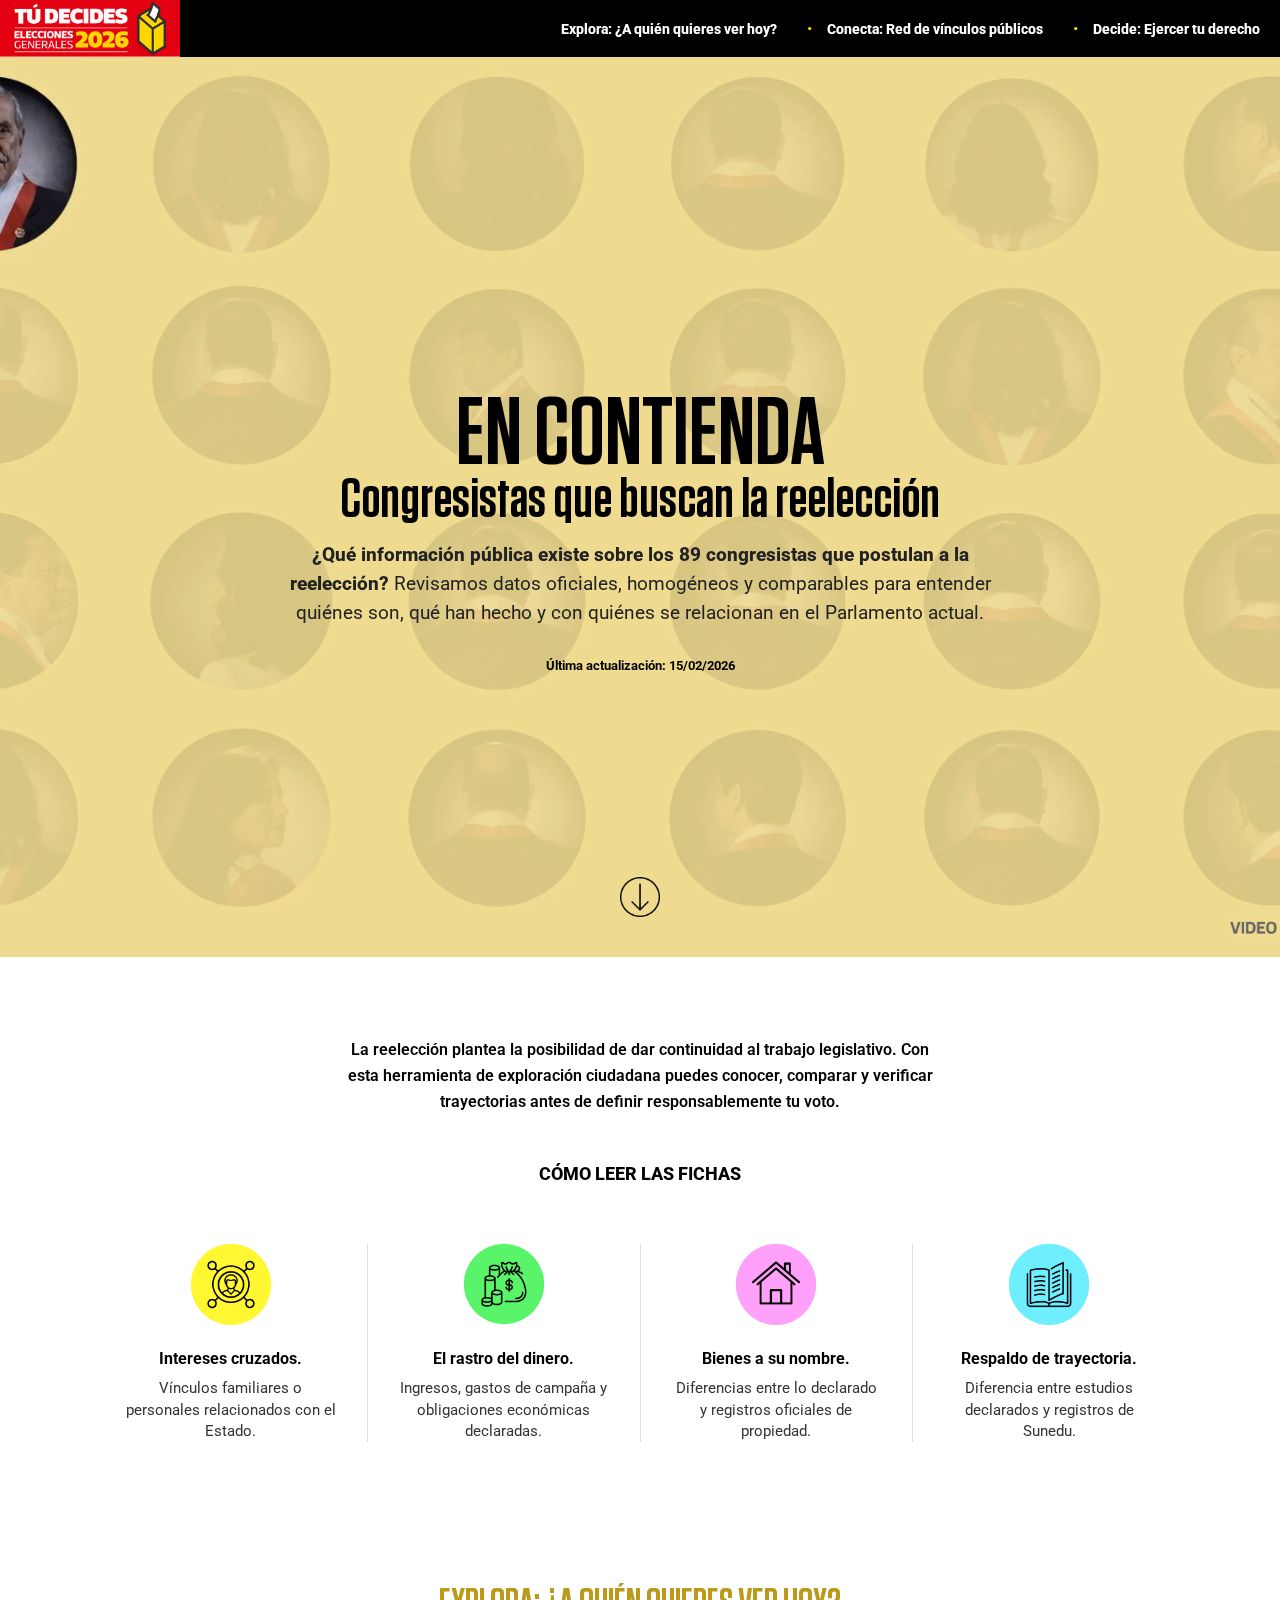
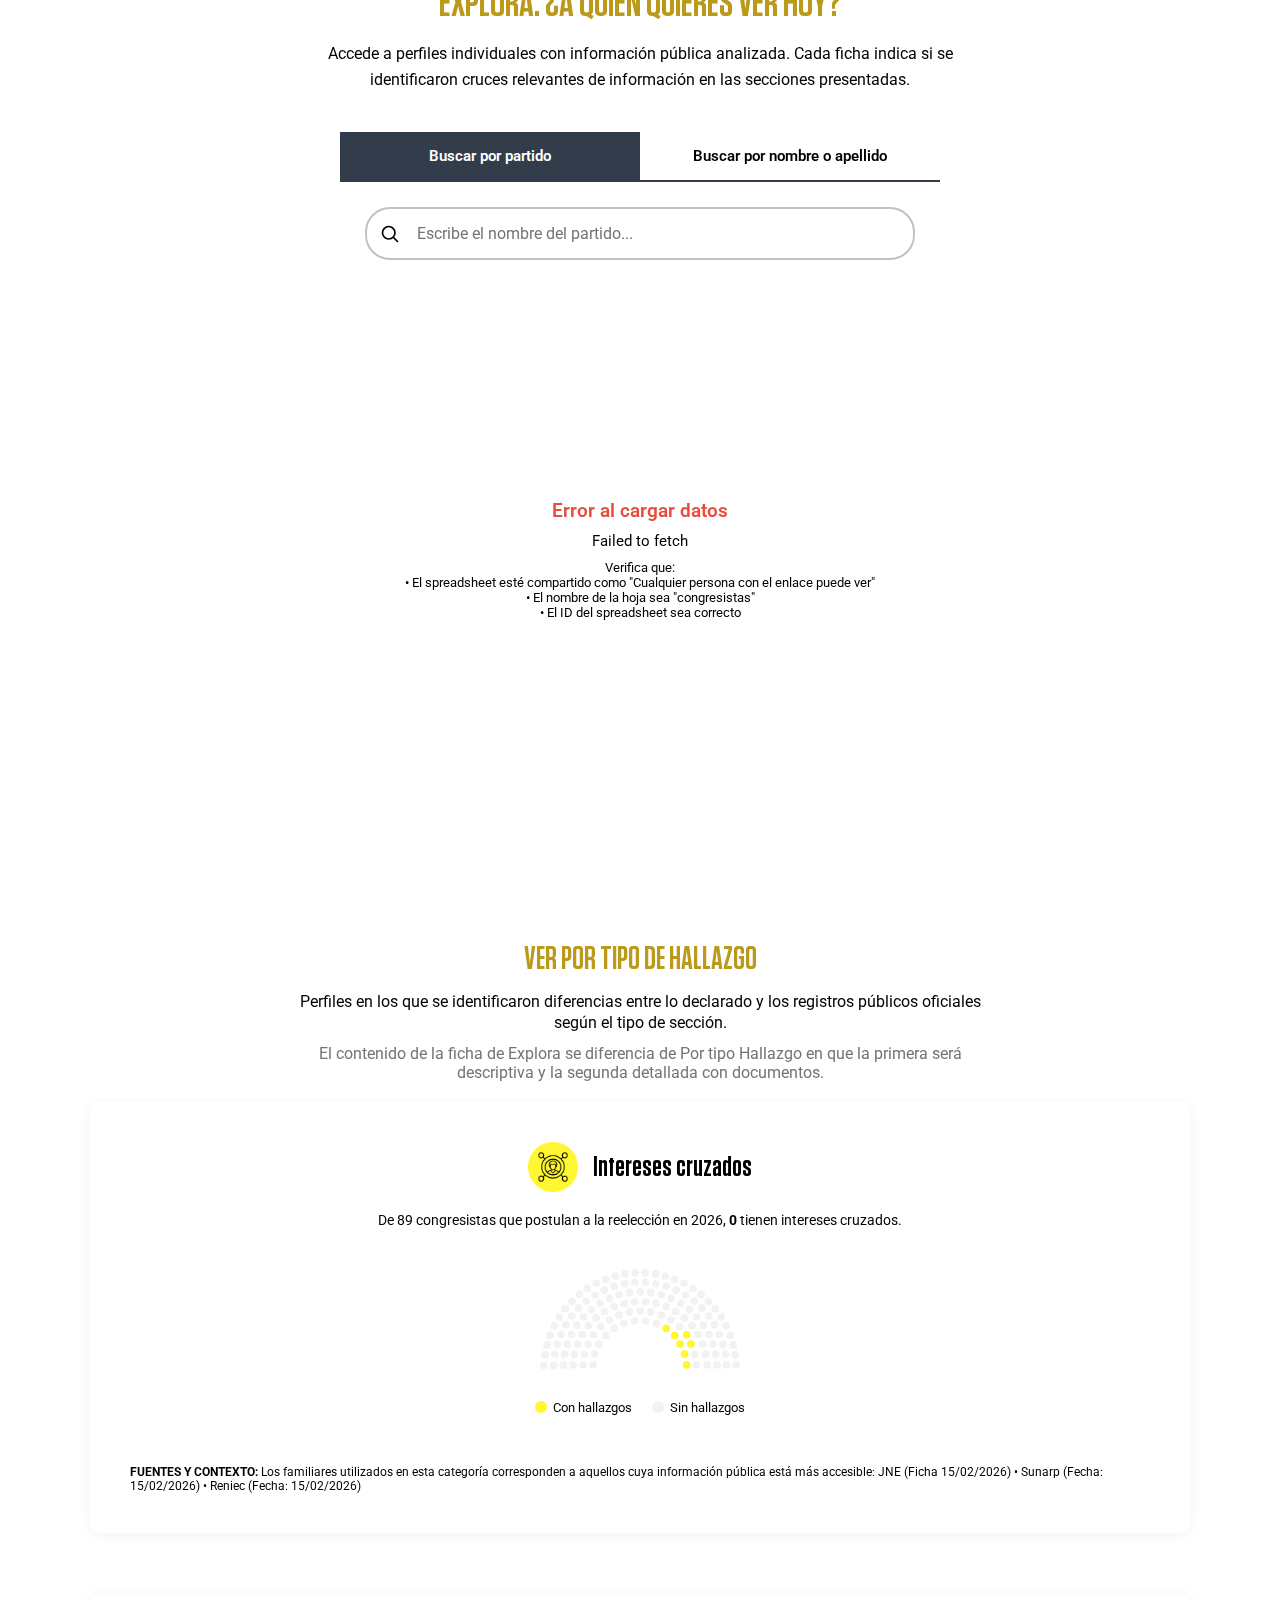
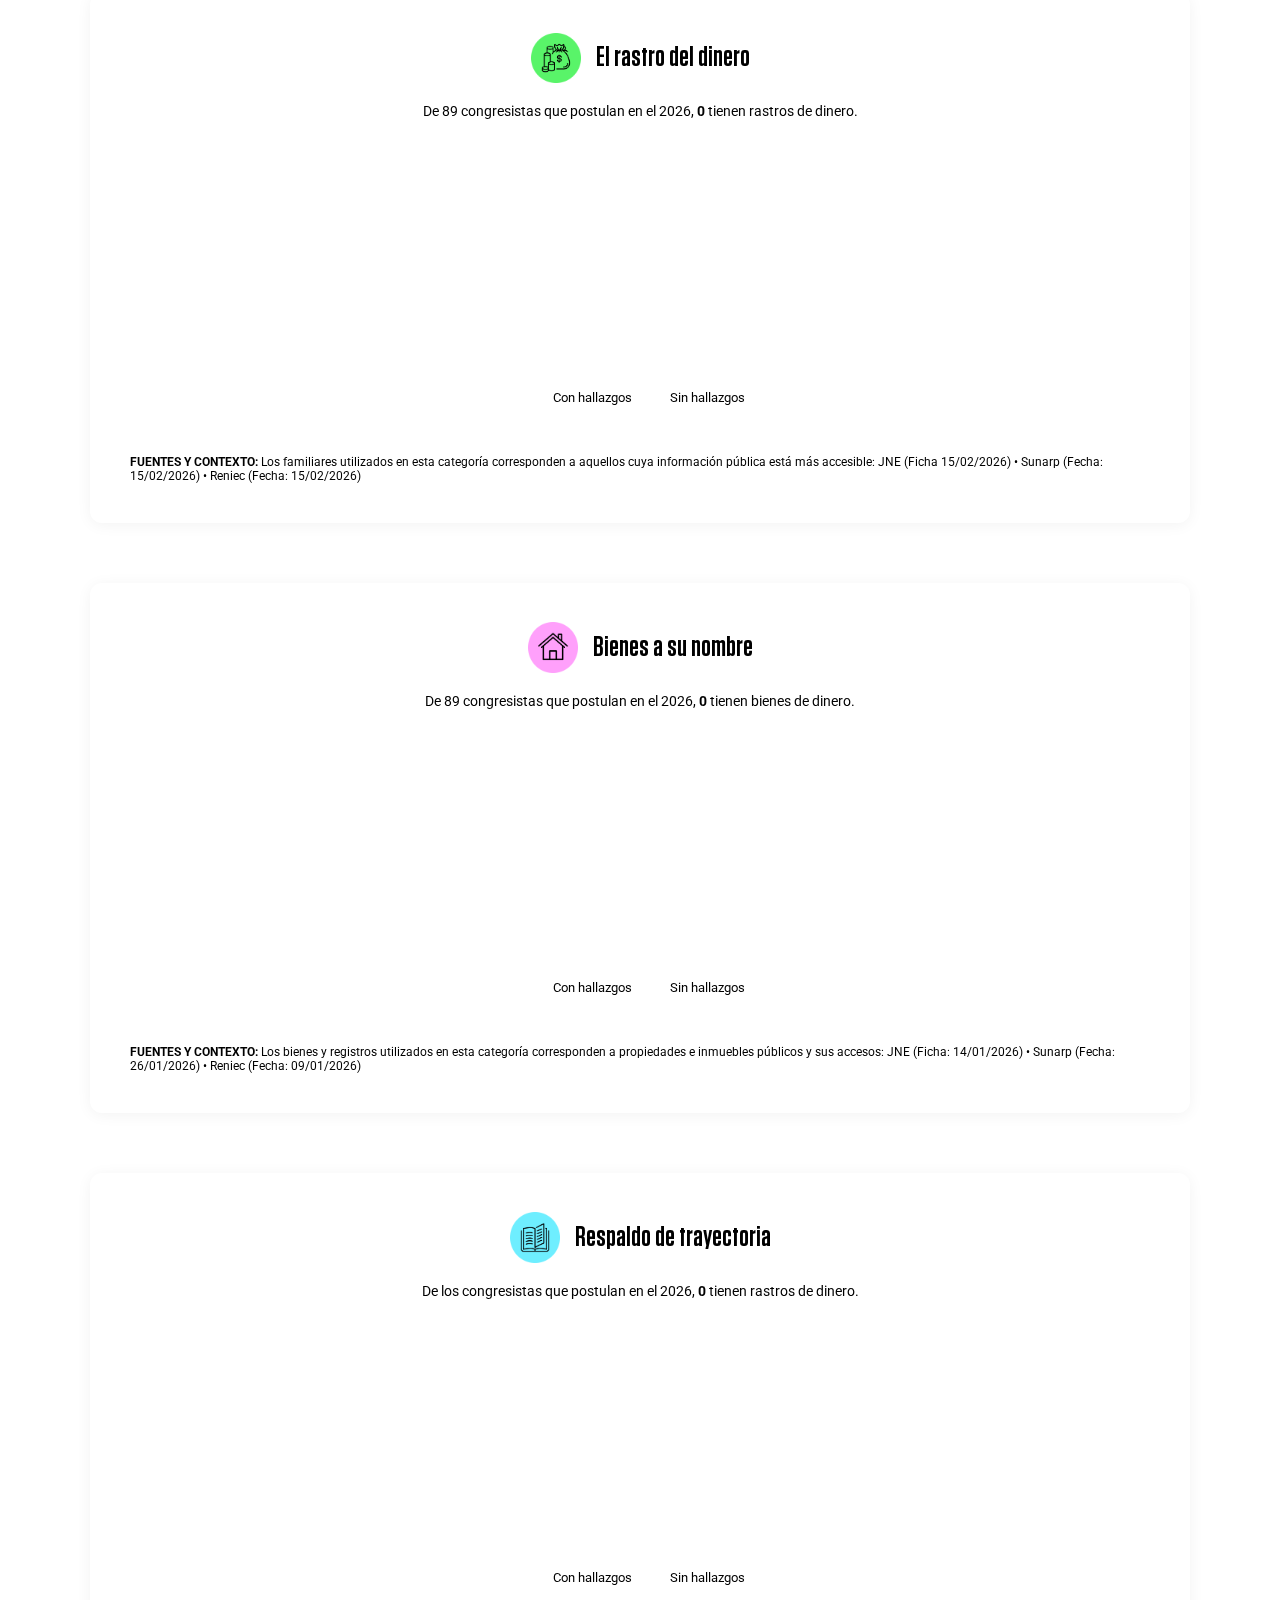
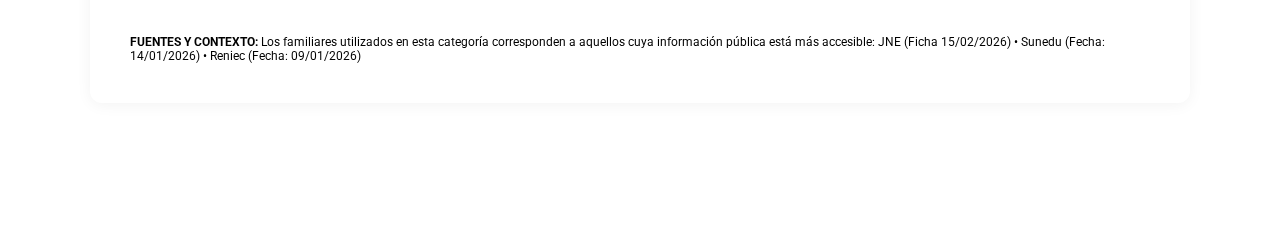
<file: index.html>
<!DOCTYPE html>
<html lang="es">
<head>
    <meta charset="UTF-8">
    <meta name="viewport" content="width=device-width, initial-scale=1.0">
    <title>En Contienda - Elecciones 2026</title>
    <link rel="preconnect" href="https://fonts.googleapis.com">
    <link rel="preconnect" href="https://fonts.gstatic.com" crossorigin>
    <link href="https://fonts.googleapis.com/css2?family=Oswald:wght@500;700&family=Roboto:wght@300;400;700&display=swap" rel="stylesheet">

    <link rel="stylesheet" href="./css/style.css?v25">

</head>
<body>

    <header>
        <div class="logo-container">
            <img src="./img/logo-tu-decides.jpg" alt="" width="100%">
        </div>
        <nav>
            <ul>
                <li><a href="#explora" class="nav-link">Explora: ¿A quién quieres ver hoy?</a></li>
                <li><a href="#conecta" class="nav-link">Conecta: Red de vínculos públicos</a></li>
                <li><a href="#decide" class="nav-link">Decide: Ejercer tu derecho</a></li>
            </ul>
        </nav>
    </header>

    <section class="hero" id="inicio">
        <video class="video-bg" autoplay muted loop playsinline>
            <source src="./video/video-portada.mp4" type="video/mp4">
            Tu navegador no soporta video HTML5.
        </video>

        <!--<div class="overlay"></div>-->

        <div class="hero-content">
            <h1>EN CONTIENDA</h1>
            <h2>Congresistas que buscan la reelección</h2>
            
            <p class="lead">
                <span>¿Qué información pública existe sobre los 89 congresistas que postulan a la reelección? </span>
                Revisamos datos oficiales, homogéneos y comparables para entender quiénes son, 
                qué han hecho y con quiénes se relacionan en el Parlamento actual.
            </p>

            <span class="update-date">Última actualización: 15/02/2026</span>
        </div>

        <a href="#explora" class="scroll-down">
            <img src="./img/flecha-bajar.png" alt="" width="100%">
        </a>
        
        <!--<div class="ia-label">VIDEO GENERADO CON IA</div>-->
    </section>

    <section class="how-to-read-section">
    
        <div class="intro-container">
            <p class="intro-paragraph">
                La reelección plantea la posibilidad de dar continuidad al trabajo legislativo. Con esta herramienta de exploración ciudadana puedes conocer, comparar y verificar trayectorias antes de definir responsablemente tu voto.
            </p>
        </div>

        <h3 class="section-title">cómo leer las fichas</h3>

        <div class="steps-container">
            
            <div class="step-item">
                <div class="icon-circle bg-yellow">
                    <img src="./img/bg-ficha-1.png" alt="" width="100%">
                </div>
                <h4>Intereses cruzados.</h4>
                <p>Vínculos familiares o personales relacionados con el Estado.</p>
            </div>

            <div class="step-item">
                <div class="icon-circle bg-green">
                    <img src="./img/bg-ficha-2.png" alt="" width="100%">
                </div>
                <h4>El rastro del dinero.</h4>
                <p>Ingresos, gastos de campaña y obligaciones económicas declaradas.</p>
            </div>

            <div class="step-item">
                <div class="icon-circle bg-pink">
                    <img src="./img/bg-ficha-3.png" alt="" width="100%">
                </div>
                <h4>Bienes a su nombre.</h4>
                <p>Diferencias entre lo declarado y registros oficiales de propiedad.</p>
            </div>

            <div class="step-item">
                <div class="icon-circle bg-blue">
                    <img src="./img/bg-ficha-4.png" alt="" width="100%">
                </div>
                <h4>Respaldo de trayectoria.</h4>
                <p>Diferencia entre estudios declarados y registros de Sunedu.</p>
            </div>

        </div>
    </section>
   
    <!--<section id="conecta" class="section-content" style="background-color: #fff;">
        <h2>Sección Conecta</h2>
        <p>Aquí va el grafo de vínculos...</p>
    </section>

    <section id="decide" class="section-content" style="background-color: #f9f9f9;">
        <h2>Sección Decide</h2>
        <p>Información para el voto informado...</p>
    </section>-->


    <section class="section-explora" id="explora">
        <div class="section-explora__header">
            <h2 class="section-explora__title">Explora: ¿A quién quieres ver hoy?</h2>
            <p class="section-explora__subtitle">
                Accede a perfiles individuales con información pública analizada. Cada ficha indica si se identificaron cruces relevantes de información en las secciones presentadas.
            </p>
        </div>

        <div class="search-container">
            <div class="search-tabs">
                <button class="search-tab active" data-tab="partido">Buscar por partido</button>
                <button class="search-tab" data-tab="nombre">Buscar por nombre o apellido</button>
            </div>
            <div class="search-panels">
                <div class="search-panel active" id="panel-partido">
                    <div class="search-input-wrapper">
                        <svg xmlns="http://www.w3.org/2000/svg" fill="none" viewBox="0 0 24 24" stroke-width="2" stroke="currentColor">
                            <path stroke-linecap="round" stroke-linejoin="round" d="M21 21l-5.197-5.197m0 0A7.5 7.5 0 105.196 5.196a7.5 7.5 0 0010.607 10.607z" />
                        </svg>
                        <input type="text" class="search-input" id="search-partido" placeholder="Escribe el nombre del partido..." autocomplete="off">
                        <div class="search-dropdown" id="dropdown-partido"></div>
                    </div>
                </div>
                <div class="search-panel" id="panel-nombre">
                    <div class="search-input-wrapper">
                        <svg xmlns="http://www.w3.org/2000/svg" fill="none" viewBox="0 0 24 24" stroke-width="2" stroke="currentColor">
                            <path stroke-linecap="round" stroke-linejoin="round" d="M21 21l-5.197-5.197m0 0A7.5 7.5 0 105.196 5.196a7.5 7.5 0 0010.607 10.607z" />
                        </svg>
                        <input type="text" class="search-input" id="search-nombre" placeholder="Escribe nombre o apellido del congresista..." autocomplete="off">
                        <div class="search-dropdown" id="dropdown-nombre"></div>
                    </div>
                </div>
            </div>
        </div>

        <div class="cards-preview-new">
            <div class="card-preview-item" onclick="mostrarFichaEjemplo('con-hallazgos')">
                <div class="card-preview-item__label">
                    <svg xmlns="http://www.w3.org/2000/svg" fill="none" viewBox="0 0 24 24" stroke-width="2" stroke="currentColor">
                        <path stroke-linecap="round" stroke-linejoin="round" d="M2.25 15.75l5.159-5.159a2.25 2.25 0 013.182 0l5.159 5.159m-1.5-1.5l1.409-1.409a2.25 2.25 0 013.182 0l2.909 2.909m-18 3.75h16.5a1.5 1.5 0 001.5-1.5V6a1.5 1.5 0 00-1.5-1.5H3.75A1.5 1.5 0 002.25 6v12a1.5 1.5 0 001.5 1.5zm10.5-11.25h.008v.008h-.008V8.25zm.375 0a.375.375 0 11-.75 0 .375.375 0 01.75 0z" />
                    </svg>
                    Ejemplo
                </div>
                <div class="card-preview-item__name">Nilza Chacón</div>
                <div class="card-preview-item__party">Alianza para el Progreso</div>
                <div class="card-preview-item__indicators">
                    <div class="card-preview-indicator">
                        <div class="card-preview-indicator__icon">
                            <svg xmlns="http://www.w3.org/2000/svg" fill="none" viewBox="0 0 24 24" stroke-width="1.5" stroke="currentColor">
                                <path stroke-linecap="round" stroke-linejoin="round" d="M12 9v3.75m-9.303 3.376c-.866 1.5.217 3.374 1.948 3.374h14.71c1.73 0 2.813-1.874 1.948-3.374L13.949 3.378c-.866-1.5-3.032-1.5-3.898 0L2.697 16.126zM12 15.75h.007v.008H12v-.008z" />
                            </svg>
                        </div>
                        <span class="card-preview-indicator__label">Intereses</span>
                    </div>
                    <div class="card-preview-indicator">
                        <div class="card-preview-indicator__icon">
                            <svg xmlns="http://www.w3.org/2000/svg" fill="none" viewBox="0 0 24 24" stroke-width="1.5" stroke="currentColor">
                                <path stroke-linecap="round" stroke-linejoin="round" d="M12 6v12m-3-2.818l.879.659c1.171.879 3.07.879 4.242 0 1.172-.879 1.172-2.303 0-3.182C13.536 12.219 12.768 12 12 12c-.725 0-1.45-.22-2.003-.659-1.106-.879-1.106-2.303 0-3.182s2.9-.879 4.006 0l.415.33M21 12a9 9 0 11-18 0 9 9 0 0118 0z" />
                            </svg>
                        </div>
                        <span class="card-preview-indicator__label">Dinero</span>
                    </div>
                    <div class="card-preview-indicator">
                        <div class="card-preview-indicator__icon">
                            <svg xmlns="http://www.w3.org/2000/svg" fill="none" viewBox="0 0 24 24" stroke-width="1.5" stroke="currentColor">
                                <path stroke-linecap="round" stroke-linejoin="round" d="M8.25 21v-4.875c0-.621.504-1.125 1.125-1.125h2.25c.621 0 1.125.504 1.125 1.125V21m0 0h4.5V3.545M12.75 21h7.5V10.75M2.25 21h1.5m18 0h-18M2.25 9l4.5-1.636M18.75 3l-1.5.545m0 6.205l3 1m1.5.5l-1.5-.5M6.75 7.364V3h-3v18m3-13.636l10.5-3.819" />
                            </svg>
                        </div>
                        <span class="card-preview-indicator__label">Bienes</span>
                    </div>
                    <div class="card-preview-indicator">
                        <div class="card-preview-indicator__icon">
                            <svg xmlns="http://www.w3.org/2000/svg" fill="none" viewBox="0 0 24 24" stroke-width="1.5" stroke="currentColor">
                                <path stroke-linecap="round" stroke-linejoin="round" d="M4.26 10.147a60.436 60.436 0 00-.491 6.347A48.627 48.627 0 0112 20.904a48.627 48.627 0 018.232-4.41 60.46 60.46 0 00-.491-6.347m-15.482 0a50.57 50.57 0 00-2.658-.813A59.905 59.905 0 0112 3.493a59.902 59.902 0 0110.399 5.84c-.896.248-1.783.52-2.658.814m-15.482 0A50.697 50.697 0 0112 13.489a50.702 50.702 0 017.74-3.342M6.75 15a.75.75 0 100-1.5.75.75 0 000 1.5zm0 0v-3.675A55.378 55.378 0 0112 8.443m-7.007 11.55A5.981 5.981 0 006.75 15.75v-1.5" />
                            </svg>
                        </div>
                        <span class="card-preview-indicator__label">Estudios</span>
                    </div>
                </div>
                <div class="card-preview-item__status">
                    <strong>Con hallazgos:</strong> Se detectaron diferencias en las 4 categorías
                </div>
            </div>

            <div class="card-preview-item" onclick="mostrarFichaEjemplo('sin-hallazgos')">
                <div class="card-preview-item__label">
                    <svg xmlns="http://www.w3.org/2000/svg" fill="none" viewBox="0 0 24 24" stroke-width="2" stroke="currentColor">
                        <path stroke-linecap="round" stroke-linejoin="round" d="M2.25 15.75l5.159-5.159a2.25 2.25 0 013.182 0l5.159 5.159m-1.5-1.5l1.409-1.409a2.25 2.25 0 013.182 0l2.909 2.909m-18 3.75h16.5a1.5 1.5 0 001.5-1.5V6a1.5 1.5 0 00-1.5-1.5H3.75A1.5 1.5 0 002.25 6v12a1.5 1.5 0 001.5 1.5zm10.5-11.25h.008v.008h-.008V8.25zm.375 0a.375.375 0 11-.75 0 .375.375 0 01.75 0z" />
                    </svg>
                    Ejemplo
                </div>
                <div class="card-preview-item__name">Nilza Chacón</div>
                <div class="card-preview-item__party">Alianza para el Progreso</div>
                <div class="card-preview-item__indicators">
                    <div class="card-preview-indicator">
                        <div class="card-preview-indicator__icon">
                            <svg xmlns="http://www.w3.org/2000/svg" fill="none" viewBox="0 0 24 24" stroke-width="2" stroke="currentColor">
                                <path stroke-linecap="round" stroke-linejoin="round" d="M4.5 12.75l6 6 9-13.5" />
                            </svg>
                        </div>
                        <span class="card-preview-indicator__label">Intereses</span>
                    </div>
                    <div class="card-preview-indicator">
                        <div class="card-preview-indicator__icon">
                            <svg xmlns="http://www.w3.org/2000/svg" fill="none" viewBox="0 0 24 24" stroke-width="2" stroke="currentColor">
                                <path stroke-linecap="round" stroke-linejoin="round" d="M4.5 12.75l6 6 9-13.5" />
                            </svg>
                        </div>
                        <span class="card-preview-indicator__label">Dinero</span>
                    </div>
                    <div class="card-preview-indicator">
                        <div class="card-preview-indicator__icon">
                            <svg xmlns="http://www.w3.org/2000/svg" fill="none" viewBox="0 0 24 24" stroke-width="2" stroke="currentColor">
                                <path stroke-linecap="round" stroke-linejoin="round" d="M4.5 12.75l6 6 9-13.5" />
                            </svg>
                        </div>
                        <span class="card-preview-indicator__label">Bienes</span>
                    </div>
                    <div class="card-preview-indicator">
                        <div class="card-preview-indicator__icon">
                            <svg xmlns="http://www.w3.org/2000/svg" fill="none" viewBox="0 0 24 24" stroke-width="2" stroke="currentColor">
                                <path stroke-linecap="round" stroke-linejoin="round" d="M4.5 12.75l6 6 9-13.5" />
                            </svg>
                        </div>
                        <span class="card-preview-indicator__label">Estudios</span>
                    </div>
                </div>
                <div class="card-preview-item__status">
                    <strong>Sin hallazgos:</strong> No se detectaron diferencias significativas
                </div>
            </div>
        </div>

        <div class="card-legend">
            <div class="card-legend__item">
                <div class="card-legend__color" style="background: var(--yellow);"></div>
                <span>Intereses cruzados</span>
            </div>
            <div class="card-legend__item">
                <div class="card-legend__color" style="background: var(--green);"></div>
                <span>Rastro del dinero</span>
            </div>
            <div class="card-legend__item">
                <div class="card-legend__color" style="background: var(--pink);"></div>
                <span>Bienes a su nombre</span>
            </div>
            <div class="card-legend__item">
                <div class="card-legend__color" style="background: var(--blue);"></div>
                <span>Respaldo de trayectoria</span>
            </div>
        </div>

        <div class="results-container">
            <div id="results-explora">
                <div class="empty-state" id="empty-state-explora">
                    <svg xmlns="http://www.w3.org/2000/svg" fill="none" viewBox="0 0 24 24" stroke-width="1.5" stroke="currentColor">
                        <path stroke-linecap="round" stroke-linejoin="round" d="M15.75 6a3.75 3.75 0 11-7.5 0 3.75 3.75 0 017.5 0zM4.501 20.118a7.5 7.5 0 0114.998 0A17.933 17.933 0 0112 21.75c-2.676 0-5.216-.584-7.499-1.632z" />
                    </svg>
                    <h3 class="empty-state__title">Selecciona un partido o congresista</h3>
                    <p class="empty-state__text">Usa los buscadores de arriba para explorar los perfiles de los 89 congresistas que postulan a la reelección.</p>
                </div>
                <div class="fichas-resultado-grid" id="fichas-resultado-grid" style="display: none;"></div>
            </div>
        </div>
    </section>

    <div class="section-divider"></div>

    <section class="hallazgos-section" id="hallazgos">
        <div class="hallazgos-section__header">
            <h2 class="hallazgos-section__title">Ver por tipo de hallazgo</h2>
            <p class="hallazgos-section__subtitle">
                Perfiles en los que se identificaron diferencias entre lo declarado y los registros públicos oficiales según el tipo de sección. 
            </p>
            <p class="hallazgos-section__note">
                El contenido de la ficha de Explora se diferencia de Por tipo Hallazgo en que la primera será descriptiva y la segunda detallada con documentos.
            </p>
        </div>

        <div class="hallazgo-category" id="categoria-intereses">
            <div class="hallazgo-category__header">
                <div class="hallazgo-category__icon hallazgo-category__icon--yellow">
                    <img src="./img/bg-ficha-1.png" alt="" width="100%">
                </div>
                <h3 class="hallazgo-category__title">Intereses cruzados</h3>
            </div>
            <p class="hallazgo-category__stats">De 89 congresistas que postulan a la reelección en 2026, <strong id="count-intereses">0</strong> tienen intereses cruzados.</p>

            <div class="synthesis-chart">
                <svg id="Capa_1" xmlns="http://www.w3.org/2000/svg" version="1.1" viewBox="0 0 621.53 312.17">
                    <defs>
                        <style>
                        .st0 {
                            fill: #fff731;
                        }

                        .st1 {
                            fill: #f2f2f2;
                        }
                        </style>
                    </defs>
                    <g id="Grupo_24086">
                        <circle id="Elipse_7" class="st1" cx="16.03" cy="266.72" r="11.95"/>
                        <circle id="Elipse_7-2" class="st1" cx="11.95" cy="300.23" r="11.95"/>
                        <circle id="Elipse_8" class="st1" cx="46.44" cy="265.47" r="11.95"/>
                        <circle id="Elipse_8-2" class="st1" cx="42.36" cy="298.98" r="11.95"/>
                        <circle id="Elipse_9" class="st1" cx="76.78" cy="265.32" r="11.95"/>
                        <circle id="Elipse_9-2" class="st1" cx="72.69" cy="298.83" r="11.95"/>
                        <circle id="Elipse_10" class="st1" cx="107.29" cy="265.13" r="11.95"/>
                        <circle id="Elipse_10-2" class="st1" cx="103.21" cy="298.64" r="11.95"/>
                        <circle id="Elipse_11" class="st1" cx="22.23" cy="235.83" r="11.95"/>
                        <circle id="Elipse_12" class="st1" cx="138.03" cy="264.89" r="11.95"/>
                        <circle id="Elipse_12-2" class="st1" cx="133.94" cy="298.4" r="11.95"/>
                        <circle id="Elipse_13" class="st1" cx="53.84" cy="233.54" r="11.95"/>
                        <circle id="Elipse_14" class="st1" cx="169.19" cy="264.59" r="11.95"/>
                        <circle id="Elipse_14-2" class="st1" cx="165.1" cy="298.1" r="11.95"/>
                        <circle id="Elipse_15" class="st1" cx="85.18" cy="233.43" r="11.95"/>
                        <circle id="Elipse_16" class="st1" cx="31.65" cy="205.78" r="11.95"/>
                        <circle id="Elipse_17" class="st1" cx="116.98" cy="233.32" r="11.95"/>
                        <circle id="Elipse_18" class="st1" cx="65.06" cy="202.73" r="11.95"/>
                        <circle id="Elipse_19" class="st1" cx="149.52" cy="233.3" r="11.95"/>
                        <circle id="Elipse_20" class="st1" cx="44.2" cy="176.89" r="11.95"/>
                        <circle id="Elipse_21" class="st1" cx="97.89" cy="202.98" r="11.95"/>
                        <circle id="Elipse_22" class="st1" cx="79.97" cy="173.54" r="11.95"/>
                        <circle id="Elipse_23" class="st1" cx="131.62" cy="203.47" r="11.95"/>
                        <circle id="Elipse_24" class="st1" cx="183.25" cy="233.45" r="11.95"/>
                        <circle id="Elipse_25" class="st1" cx="59.71" cy="149.47" r="11.95"/>
                        <circle id="Elipse_26" class="st1" cx="114.67" cy="174.58" r="11.95"/>
                        <circle id="Elipse_27" class="st1" cx="166.72" cy="204.4" r="11.95"/>
                        <circle id="Elipse_28" class="st1" cx="98.3" cy="146.37" r="11.95"/>
                        <circle id="Elipse_29" class="st1" cx="78.03" cy="123.86" r="11.95"/>
                        <circle id="Elipse_30" class="st1" cx="150.79" cy="176.3" r="11.95"/>
                        <circle id="Elipse_31" class="st1" cx="135.21" cy="148.77" r="11.95"/>
                        <circle id="Elipse_32" class="st1" cx="204" cy="206.33" r="11.95"/>
                        <circle id="Elipse_33" class="st1" cx="119.83" cy="121.64" r="11.95"/>
                        <circle id="Elipse_34" class="st1" cx="98.95" cy="100.31" r="11.95"/>
                        <circle id="Elipse_35" class="st1" cx="189" cy="179.22" r="11.95"/>
                        <circle id="Elipse_36" class="st1" cx="174.04" cy="152.52" r="11.95"/>
                        <circle id="Elipse_37" class="st1" cx="159.12" cy="126.05" r="11.95"/>
                        <circle id="Elipse_38" class="st1" cx="122.23" cy="79.09" r="11.95"/>
                        <circle id="Elipse_39" class="st1" cx="144.19" cy="99.72" r="11.95"/>
                        <circle id="Elipse_41" class="st1" cx="230.38" cy="184.64" r="11.95"/>
                        <circle id="Elipse_42" class="st1" cx="215.61" cy="158.66" r="11.95"/>
                        <circle id="Elipse_43" class="st1" cx="200.78" cy="132.73" r="11.95"/>
                        <circle id="Elipse_44" class="st1" cx="185.91" cy="106.81" r="11.95"/>
                        <circle id="Elipse_93" class="st1" cx="500.47" cy="79.09" r="11.95"/>
                        <circle id="Elipse_64" class="st1" cx="295.61" cy="11.95" r="11.95"/>
                        <circle id="Elipse_67" class="st1" cx="327.09" cy="11.95" r="11.95"/>
                        <circle id="Elipse_40" class="st1" cx="147.61" cy="60.44" r="11.95"/>
                        <circle id="Elipse_45" class="st1" cx="171.05" cy="80.91" r="11.95"/>
                        <circle id="Elipse_46" class="st1" cx="174.83" cy="44.58" r="11.95"/>
                        <circle id="Elipse_47" class="st1" cx="200.01" cy="65.53" r="11.95"/>
                        <circle id="Elipse_48" class="st1" cx="215.13" cy="91.46" r="11.95"/>
                        <circle id="Elipse_49" class="st1" cx="230.31" cy="117.43" r="11.95"/>
                        <circle id="Elipse_50" class="st1" cx="245.59" cy="143.44" r="11.95"/>
                        <circle id="Elipse_51" class="st1" cx="203.56" cy="31.67" r="11.95"/>
                        <circle id="Elipse_52" class="st1" cx="261.01" cy="169.51" r="11.95"/>
                        <circle id="Elipse_53" class="st1" cx="230.62" cy="53.8" r="11.95"/>
                        <circle id="Elipse_54" class="st1" cx="246.16" cy="80.29" r="11.95"/>
                        <circle id="Elipse_55" class="st1" cx="233.48" cy="21.85" r="11.95"/>
                        <circle id="Elipse_56" class="st1" cx="261.89" cy="107.01" r="11.95"/>
                        <circle id="Elipse_57" class="st1" cx="277.88" cy="134.07" r="11.95"/>
                        <circle id="Elipse_58" class="st1" cx="262.42" cy="45.87" r="11.95"/>
                        <circle id="Elipse_59" class="st1" cx="264.29" cy="15.26" r="11.95"/>
                        <circle id="Elipse_60" class="st1" cx="278.43" cy="73.5" r="11.95"/>
                        <circle id="Elipse_61" class="st1" cx="294.26" cy="161.74" r="11.95"/>
                        <circle id="Elipse_62" class="st1" cx="294.73" cy="101.72" r="11.95"/>
                        <circle id="Elipse_63" class="st1" cx="294.96" cy="41.87" r="11.95"/>
                        <circle id="Elipse_65" class="st1" cx="311.35" cy="71.23" r="11.95"/>
                        <circle id="Elipse_66" class="st1" cx="311.35" cy="130.92" r="11.95"/>
                        <circle id="Elipse_68" class="st1" cx="327.74" cy="41.87" r="11.95"/>
                        <circle id="Elipse_69" class="st1" cx="327.97" cy="101.72" r="11.95"/>
                        <circle id="Elipse_70" class="st1" cx="328.44" cy="161.74" r="11.95"/>
                        <circle id="Elipse_71" class="st1" cx="344.27" cy="73.5" r="11.95"/>
                        <circle id="Elipse_72" class="st1" cx="358.41" cy="15.26" r="11.95"/>
                        <circle id="Elipse_73" class="st1" cx="360.28" cy="45.87" r="11.95"/>
                        <circle id="Elipse_74" class="st1" cx="344.82" cy="134.07" r="11.95"/>
                        <circle id="Elipse_75" class="st1" cx="360.82" cy="107.01" r="11.95"/>
                        <circle id="Elipse_76" class="st1" cx="389.22" cy="21.85" r="11.95"/>
                        <circle id="Elipse_77" class="st1" cx="376.54" cy="80.29" r="11.95"/>
                        <circle id="Elipse_78" class="st1" cx="392.08" cy="53.8" r="11.95"/>
                        <circle id="Elipse_79" class="st1" cx="361.69" cy="169.51" r="11.95"/>
                        <circle id="Elipse_80" class="st1" cx="419.14" cy="31.67" r="11.95"/>
                        <circle id="Elipse_81" class="st1" cx="377.11" cy="143.44" r="11.95"/>
                        <circle id="Elipse_82" class="st1" cx="392.39" cy="117.43" r="11.95"/>
                        <circle id="Elipse_83" class="st1" cx="407.57" cy="91.46" r="11.95"/>
                        <circle id="Elipse_84" class="st1" cx="422.69" cy="65.53" r="11.95"/>
                        <circle id="Elipse_85" class="st1" cx="447.87" cy="44.58" r="11.95"/>
                        <circle id="Elipse_86" class="st1" cx="451.65" cy="80.91" r="11.95"/>
                        <circle id="Elipse_87" class="st1" cx="436.79" cy="106.81" r="11.95"/>
                        <circle id="Elipse_88" class="st1" cx="421.92" cy="132.73" r="11.95"/>
                        <circle id="Elipse_89" class="st1" cx="407.09" cy="158.66" r="11.95"/>
                        <circle id="Elipse_90" class="st0" cx="392.32" cy="184.64" r="11.95"/>
                        <circle id="Elipse_91" class="st1" cx="475.09" cy="60.44" r="11.95"/>
                        <circle id="Elipse_92" class="st1" cx="478.51" cy="99.72" r="11.95"/>
                        <circle id="Elipse_94" class="st1" cx="463.58" cy="126.05" r="11.95"/>
                        <circle id="Elipse_95" class="st1" cx="448.66" cy="152.52" r="11.95"/>
                        <circle id="Elipse_96" class="st1" cx="433.7" cy="179.22" r="11.95"/>
                        <circle id="Elipse_97" class="st1" cx="523.75" cy="100.31" r="11.95"/>
                        <circle id="Elipse_98" class="st1" cx="502.87" cy="121.64" r="11.95"/>
                        <circle id="Elipse_99" class="st0" cx="418.7" cy="206.33" r="11.95"/>
                        <circle id="Elipse_100" class="st1" cx="487.49" cy="148.77" r="11.95"/>
                        <circle id="Elipse_101" class="st1" cx="471.9" cy="176.3" r="11.95"/>
                        <circle id="Elipse_102" class="st1" cx="544.67" cy="123.86" r="11.95"/>
                        <circle id="Elipse_103" class="st1" cx="524.4" cy="146.37" r="11.95"/>
                        <circle id="Elipse_104" class="st0" cx="455.98" cy="204.4" r="11.95"/>
                        <circle id="Elipse_105" class="st1" cx="508.03" cy="174.58" r="11.95"/>
                        <circle id="Elipse_106" class="st1" cx="562.99" cy="149.47" r="11.95"/>
                        <circle id="Elipse_107" class="st0" cx="435.31" cy="233.45" r="11.95"/>
                        <circle id="Elipse_108" class="st1" cx="491.08" cy="203.47" r="11.95"/>
                        <circle id="Elipse_109" class="st1" cx="542.74" cy="173.54" r="11.95"/>
                        <circle id="Elipse_110" class="st1" cx="524.81" cy="202.98" r="11.95"/>
                        <circle id="Elipse_111" class="st1" cx="578.5" cy="176.89" r="11.95"/>
                        <circle id="Elipse_112" class="st0" cx="469.03" cy="233.3" r="11.95"/>
                        <circle id="Elipse_113" class="st1" cx="557.64" cy="202.73" r="11.95"/>
                        <circle id="Elipse_114" class="st1" cx="505.72" cy="233.32" r="11.95"/>
                        <circle id="Elipse_115" class="st1" cx="591.05" cy="205.78" r="11.95"/>
                        <circle id="Elipse_116" class="st1" cx="537.52" cy="233.43" r="11.95"/>
                        <circle id="Elipse_117" class="st0" cx="449.37" cy="264.59" r="11.95"/>
                        <circle id="Elipse_118" class="st1" cx="568.86" cy="233.54" r="11.95"/>
                        <circle id="Elipse_119" class="st1" cx="480.53" cy="264.89" r="11.95"/>
                        <circle id="Elipse_120" class="st1" cx="600.47" cy="235.83" r="11.95"/>
                        <circle id="Elipse_121" class="st1" cx="515.41" cy="265.13" r="11.95"/>
                        <circle id="Elipse_122" class="st1" cx="545.92" cy="265.32" r="11.95"/>
                        <circle id="Elipse_123" class="st1" cx="576.26" cy="265.47" r="11.95"/>
                        <circle id="Elipse_124" class="st1" cx="606.67" cy="266.72" r="11.95"/>
                        <circle id="Elipse_125" class="st0" cx="455.97" cy="298.1" r="11.95"/>
                        <circle id="Elipse_126" class="st1" cx="485.9" cy="298.08" r="11.95"/>
                        <circle id="Elipse_127" class="st1" cx="519.95" cy="298.08" r="11.95"/>
                        <circle id="Elipse_128" class="st1" cx="549.84" cy="298.08" r="11.95"/>
                        <circle id="Elipse_129" class="st1" cx="579.72" cy="298.08" r="11.95"/>
                        <circle id="Elipse_130" class="st1" cx="609.59" cy="298.08" r="11.95"/>
                    </g>
                </svg>
            </div>
            <div class="chart-legend">
                <div class="chart-legend__item">
                    <div class="chart-legend__dot" style="background: #fff731;"></div>
                    <span>Con hallazgos</span>
                </div>
                <div class="chart-legend__item">
                    <div class="chart-legend__dot" style="background: #f2f2f2;"></div>
                    <span>Sin hallazgos</span>
                </div>
            </div>            

            <div class="hallazgo-results" id="results-intereses">
                <span class="filter-label">Hacer click para ver información ↓</span>
                <div class="hallazgo-grid" id="grid-intereses"></div>
                <div class="congress-detail" id="detail-intereses"></div>
            </div>

            <p class="sources-note">
                <strong>FUENTES Y CONTEXTO:</strong> Los familiares utilizados en esta categoría corresponden a aquellos cuya información pública está más accesible: 
                JNE (Ficha 15/02/2026) • Sunarp (Fecha: 15/02/2026) • Reniec (Fecha: 15/02/2026)
            </p>
        </div>

        <div class="hallazgo-category" id="categoria-dinero">
            <div class="hallazgo-category__header">
                <div class="hallazgo-category__icon hallazgo-category__icon--green">
                    <img src="./img/bg-ficha-2.png" alt="" width="100%">
                </div>
                <h3 class="hallazgo-category__title">El rastro del dinero</h3>
            </div>
            <p class="hallazgo-category__stats">De 89 congresistas que postulan en el 2026, <strong id="count-dinero">0</strong> tienen rastros de dinero.</p>

            <div class="synthesis-chart">
                <svg viewBox="0 0 100 100" id="chart-dinero"></svg>
            </div>
            <div class="chart-legend">
                <div class="chart-legend__item">
                    <div class="chart-legend__dot" style="background: var(--green);"></div>
                    <span>Con hallazgos</span>
                </div>
                <div class="chart-legend__item">
                    <div class="chart-legend__dot" style="background: var(--gray-medium);"></div>
                    <span>Sin hallazgos</span>
                </div>
            </div>            

            <div class="hallazgo-results" id="results-dinero">
                <span class="filter-label">Hacer click para ver información ↓</span>
                <div class="hallazgo-grid" id="grid-dinero"></div>
                <div class="congress-detail" id="detail-dinero"></div>
            </div>

            <p class="sources-note">
                <strong>FUENTES Y CONTEXTO:</strong> Los familiares utilizados en esta categoría corresponden a aquellos cuya información pública está más accesible: 
                JNE (Ficha 15/02/2026) • Sunarp (Fecha: 15/02/2026) • Reniec (Fecha: 15/02/2026)
            </p>
        </div>

        <div class="hallazgo-category" id="categoria-bienes">
            <div class="hallazgo-category__header">
                <div class="hallazgo-category__icon hallazgo-category__icon--pink">
                    <img src="./img/bg-ficha-3.png" alt="" width="100%">
                </div>
                <h3 class="hallazgo-category__title">Bienes a su nombre</h3>
            </div>
            <p class="hallazgo-category__stats">De 89 congresistas que postulan en el 2026, <strong id="count-bienes">0</strong> tienen bienes de dinero.</p>

            <div class="synthesis-chart">
                <svg viewBox="0 0 100 100" id="chart-bienes"></svg>
            </div>
            <div class="chart-legend">
                <div class="chart-legend__item">
                    <div class="chart-legend__dot" style="background: var(--pink);"></div>
                    <span>Con hallazgos</span>
                </div>
                <div class="chart-legend__item">
                    <div class="chart-legend__dot" style="background: var(--gray-medium);"></div>
                    <span>Sin hallazgos</span>
                </div>
            </div>            

            <div class="hallazgo-results" id="results-bienes">
                <span class="filter-label">Hacer click para ver información ↓</span>
                <div class="hallazgo-grid" id="grid-bienes"></div>
                <div class="congress-detail" id="detail-bienes"></div>
            </div>

            <p class="sources-note">
                <strong>FUENTES Y CONTEXTO:</strong> Los bienes y registros utilizados en esta categoría corresponden a propiedades e inmuebles públicos y sus accesos: 
                JNE (Ficha: 14/01/2026) • Sunarp (Fecha: 26/01/2026) • Reniec (Fecha: 09/01/2026)
            </p>
        </div>

        <div class="hallazgo-category" id="categoria-estudios">
            <div class="hallazgo-category__header">
                <div class="hallazgo-category__icon hallazgo-category__icon--blue">
                    <img src="./img/bg-ficha-4.png" alt="" width="100%">
                </div>
                <h3 class="hallazgo-category__title">Respaldo de trayectoria</h3>
            </div>
            <p class="hallazgo-category__stats">De los congresistas que postulan en el 2026, <strong id="count-estudios">0</strong> tienen rastros de dinero.</p>

            <div class="synthesis-chart">
                <svg viewBox="0 0 100 100" id="chart-estudios"></svg>
            </div>
            <div class="chart-legend">
                <div class="chart-legend__item">
                    <div class="chart-legend__dot" style="background: var(--blue);"></div>
                    <span>Con hallazgos</span>
                </div>
                <div class="chart-legend__item">
                    <div class="chart-legend__dot" style="background: var(--gray-medium);"></div>
                    <span>Sin hallazgos</span>
                </div>
            </div>           

            <div class="hallazgo-results" id="results-estudios">
                <span class="filter-label">Hacer click para ver información ↓</span>
                <div class="hallazgo-grid" id="grid-estudios"></div>
                <div class="congress-detail" id="detail-estudios"></div>
            </div>

            <p class="sources-note">
                <strong>FUENTES Y CONTEXTO:</strong> Los familiares utilizados en esta categoría corresponden a aquellos cuya información pública está más accesible: 
                JNE (Ficha 15/02/2026) • Sunedu (Fecha: 14/01/2026) • Reniec (Fecha: 09/01/2026)
            </p>
        </div>
    </section>

    <script src="./js/main.js?v25"></script>

    <script>
        document.addEventListener("DOMContentLoaded", () => {
            
            // 1. Efecto Smooth Scroll (adicional al CSS) para controlar el offset del Header
            const links = document.querySelectorAll('a[href^="#"]');
            const headerHeight = document.querySelector('header').offsetHeight;

            links.forEach(link => {
                link.addEventListener('click', function(e) {
                    e.preventDefault();
                    const targetId = this.getAttribute('href');
                    const targetElement = document.querySelector(targetId);

                    if (targetElement) {
                        const elementPosition = targetElement.getBoundingClientRect().top;
                        const offsetPosition = elementPosition + window.pageYOffset - headerHeight;

                        window.scrollTo({
                            top: offsetPosition,
                            behavior: "smooth"
                        });
                    }
                });
            });

            // 2. Efecto visual simple: Opacidad del Header al hacer scroll
            window.addEventListener('scroll', () => {
                const header = document.querySelector('header');
                if (window.scrollY > 50) {
                    header.style.boxShadow = "0 2px 10px rgba(0,0,0,0.5)";
                } else {
                    header.style.boxShadow = "none";
                }
            });

        });
    </script>
</body>
</html>
</file>
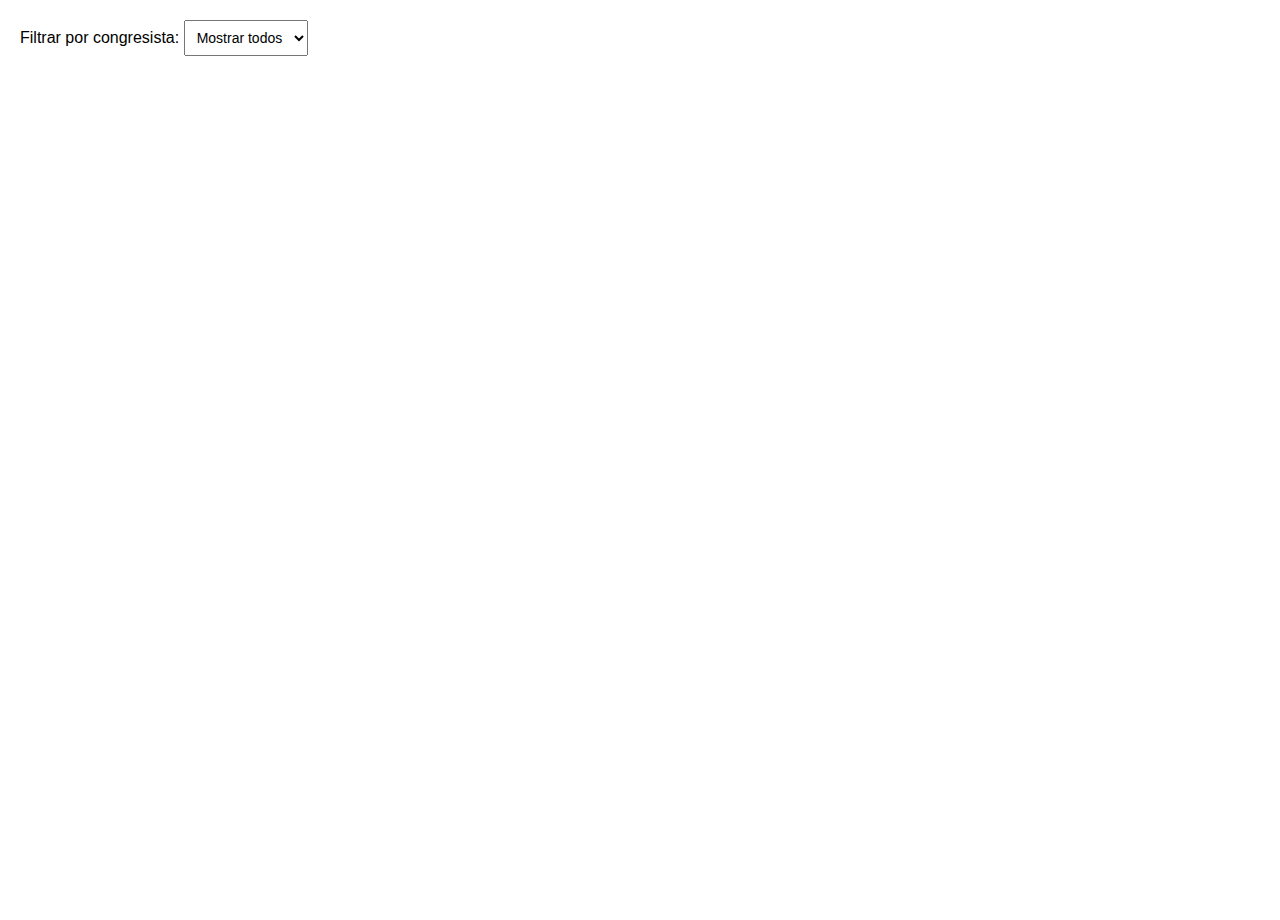
<file: index-4.html>
<!DOCTYPE html>
<html lang="es">
<head>
    <meta charset="UTF-8">
    <title>Grafo de Contratos</title>
    <style>
        body { font-family: Arial, sans-serif; margin: 0; padding: 20px; }
        .controls { margin-bottom: 20px; }
        select { padding: 8px; font-size: 14px; }
        svg { width: 100%; height: calc(100vh - 80px); }
        .tooltip {
            position: absolute;
            text-align: left;
            padding: 10px;
            background: rgba(0,0,0,0.8);
            color: white;
            border-radius: 6px;
            font-size: 12px;
            pointer-events: auto;
            max-width: 300px;
            max-height: 300px;
            overflow-y: auto;
            z-index: 1000;
        }
        .node-group { cursor: pointer; }
        .familiar-node { cursor: pointer; }
    </style>
</head>
<body>
    <div class="controls">
        <label for="filtro">Filtrar por congresista:</label>
        <select id="filtro">
            <option value="todos">Mostrar todos</option>
        </select>
    </div>
    <svg></svg>
    <div id="tooltip" class="tooltip" style="opacity:0;"></div>

    <script src="https://d3js.org/d3.v7.min.js"></script>
    <script>
    const tooltip = d3.select("#tooltip");
    const svg = d3.select("svg");
    const select = d3.select("#filtro");

    // Cargar datos desde el JSON
    function loadData() {
      return d3.json("./data/grafo_congresistas-5.json");
    }

    loadData().then(data => {
      const nodes = data.nodes;
      const links = data.links;

      function tieneContratoValido(c) {
        return c.descripcion || c.monto || c.entidad || c.ubicacion;
      }

      function tieneContratos(link) {
        return link.contratos && link.contratos.some(tieneContratoValido);
      }

      function matchNode(linkEnd, nodeId) {
        return (typeof linkEnd === "string" ? linkEnd : linkEnd.id) === nodeId;
      }

      function getNode(id) {
        return typeof id === "string" ? nodes.find(n => n.id === id) : id;
      }

      const width = window.innerWidth - 40;
      const height = window.innerHeight - 100;

      svg.attr("viewBox", [0, 0, width, height]);

      const simulation = d3.forceSimulation(nodes)
        .force("link", d3.forceLink(links).id(d => d.id).distance(150))
        .force("charge", d3.forceManyBody().strength(-300))
        .force("center", d3.forceCenter(width / 2, height / 2))
        .force("collision", d3.forceCollide().radius(50));

      // Crear grupos para los enlaces
      const linkGroup = svg.append("g").attr("class", "links");
      
      const link = linkGroup
        .selectAll("line")
        .data(links)
        .join("line")
        .attr("class", "link")
        .attr("stroke", d => tieneContratos(d) ? "#aaa" : "#ccc")
        .attr("stroke-width", 2)
        .attr("stroke-dasharray", d => tieneContratos(d) ? "0" : "4 2");

      // Etiquetas de enlaces
      const linkLabelGroup = svg.append("g").attr("class", "link-labels");
      
      const linkLabels = linkLabelGroup
        .selectAll("text")
        .data(links)
        .join("text")
        .attr("class", "link-label")
        .text(d => {
          const numContratos = d.contratos ? d.contratos.filter(tieneContratoValido).length : 0;
          return numContratos > 0 ? `${numContratos} contrato${numContratos === 1 ? '' : 's'}` : "sin contratos";
        })
        .attr("font-size", 10)
        .attr("fill", "#666")
        .attr("text-anchor", "middle");

      // Crear grupos para los nodos
      const nodeGroup = svg.append("g").attr("class", "nodes");
      
      const node = nodeGroup
        .selectAll("g")
        .data(nodes)
        .join("g")
        .attr("class", d => `node-group node-${d.tipo}`)
        .attr("data-id", d => d.id)
        .call(d3.drag()
          .on("start", dragstarted)
          .on("drag", dragged)
          .on("end", dragended))
        .on("click", (event, d) => {
          if (d.tipo !== "familiar") return;

          const relaciones = links.filter(l =>
            matchNode(l.source, d.id) || matchNode(l.target, d.id)
          );

          let html = `<h4 style="margin-top: 0;">Contratos de ${d.label}</h4>`;
          html += `<p><strong>Parentesco:</strong> ${d.parentesco}</p>`;
          if (d.ocupacion) html += `<p><strong>Ocupación:</strong> ${d.ocupacion}</p>`;
          if (d.dni) html += `<p><strong>DNI:</strong> ${d.dni}</p>`;
          if (d.ruc) html += `<p><strong>RUC:</strong> ${d.ruc}</p>`;
          html += `<hr>`;
          
          let hasContratos = false;
          
          relaciones.forEach(rel => {
            if (rel.contratos) {
              rel.contratos.forEach(c => {
                if (tieneContratoValido(c)) {
                  hasContratos = true;
                  html += `<div style="margin-bottom: 15px; padding: 10px; background: rgba(255,255,255,0.1); border-radius: 5px;">`;
                  if (c.descripcion) html += `<p><strong>Descripción:</strong> ${c.descripcion}</p>`;
                  if (c.monto) html += `<p><strong>Monto:</strong> ${c.monto}</p>`;
                  if (c.entidad) html += `<p><strong>Entidad:</strong> ${c.entidad}</p>`;
                  if (c.ubicacion) html += `<p><strong>Ubicación:</strong> ${c.ubicacion}</p>`;
                  html += `</div>`;
                }
              });
            }
          });

          if (!hasContratos) {
            html += `<div style="font-style: italic; color: #bbb; text-align: center; padding: 20px;">No se registran contrataciones válidas.</div>`;
          }

          tooltip.transition().duration(200).style("opacity", 1);
          tooltip.html(html)
            .style("left", Math.min(event.pageX + 15, window.innerWidth - 320) + "px")
            .style("top", Math.max(event.pageY - 20, 10) + "px");
        });

      // Imágenes para congresistas
      node.append("image")
        .filter(d => d.tipo === "congresista" && d.img)
        .attr("xlink:href", d => d.img)
        .attr("x", -16).attr("y", -16)
        .attr("width", 32).attr("height", 32)
        .attr("clip-path", "circle(16px at center)");

      // Círculos para congresistas sin imagen
      node.append("circle")
        .filter(d => d.tipo === "congresista" && !d.img)
        .attr("r", 16)
        .attr("fill", "#4a90e2")
        .attr("stroke", "#fff")
        .attr("stroke-width", 2);

      // Círculos para familiares
      node.append("circle")
        .filter(d => d.tipo === "familiar")
        .attr("class", "familiar-node")
        .attr("r", 10)
        .attr("fill", d => {
          const tiene = links.some(l =>
            (matchNode(l.source, d.id) || matchNode(l.target, d.id)) && tieneContratos(l));
          return tiene ? "#b22222" : "#999";
        })
        .attr("stroke", "#fff")
        .attr("stroke-width", 1.5);

      // Etiquetas de nodos
      const labelGroup = svg.append("g").attr("class", "labels");
      
      const label = labelGroup
        .selectAll("text")
        .data(nodes)
        .join("text")
        .attr("class", "node-label")
        .attr("data-id", d => d.id)
        .text(d => d.label)
        .attr("font-size", 11)
        .attr("dy", -25)
        .attr("text-anchor", "middle")
        .attr("font-weight", d => d.tipo === "congresista" ? "bold" : "normal");

      // Etiquetas de parentesco
      const parentescoGroup = svg.append("g").attr("class", "parentescos");
      
      const parentescos = parentescoGroup
        .selectAll("text")
        .data(nodes.filter(d => d.tipo === "familiar"))
        .join("text")
        .attr("class", "parentesco-label")
        .attr("data-id", d => d.id)
        .text(d => d.parentesco || "familiar")
        .attr("font-size", 9)
        .attr("fill", "#555")
        .attr("text-anchor", "middle");

      // Función de actualización de posiciones
      simulation.on("tick", () => {
        link
          .attr("x1", d => getNode(d.source).x)
          .attr("y1", d => getNode(d.source).y)
          .attr("x2", d => getNode(d.target).x)
          .attr("y2", d => getNode(d.target).y);

        node.attr("transform", d => `translate(${d.x},${d.y})`);
        label.attr("x", d => d.x).attr("y", d => d.y);
        parentescos.attr("x", d => d.x).attr("y", d => d.y + 18);
        linkLabels
          .attr("x", d => (getNode(d.source).x + getNode(d.target).x) / 2)
          .attr("y", d => (getNode(d.source).y + getNode(d.target).y) / 2 - 5);
      });

      // Poblar el selector con congresistas
      const congresistas = nodes.filter(n => n.tipo === "congresista").map(n => n.label).sort();
      congresistas.forEach(nombre => {
        select.append("option").attr("value", nombre).text(nombre);
      });

      // Función de filtro corregida
      select.on("change", () => {
        const valor = select.property("value");
        
        if (valor === "todos") {
          // Mostrar todos los elementos
          svg.selectAll(".node-group").style("display", null);
          svg.selectAll(".link").style("display", null);
          svg.selectAll(".node-label").style("display", null);
          svg.selectAll(".parentesco-label").style("display", null);
          svg.selectAll(".link-label").style("display", null);
          return;
        }

        // Encontrar el congresista seleccionado
        const congresistaSeleccionado = nodes.find(n => n.label === valor && n.tipo === "congresista");
        if (!congresistaSeleccionado) return;

        // Encontrar todos los nodos relacionados
        const nodosRelacionados = new Set([congresistaSeleccionado.id]);
        
        links.forEach(l => {
          const sourceId = typeof l.source === "object" ? l.source.id : l.source;
          const targetId = typeof l.target === "object" ? l.target.id : l.target;
          
          if (sourceId === congresistaSeleccionado.id) {
            nodosRelacionados.add(targetId);
          }
          if (targetId === congresistaSeleccionado.id) {
            nodosRelacionados.add(sourceId);
          }
        });

        console.log("Nodos relacionados:", Array.from(nodosRelacionados));

        // Filtrar nodos - mostrar el congresista seleccionado y sus familiares
        svg.selectAll(".node-group").style("display", d => {
          const mostrar = nodosRelacionados.has(d.id);
          return mostrar ? null : "none";
        });

        // Filtrar enlaces - solo mostrar conexiones del congresista seleccionado
        svg.selectAll(".link").style("display", d => {
          const sourceId = typeof d.source === "object" ? d.source.id : d.source;
          const targetId = typeof d.target === "object" ? d.target.id : d.target;
          const mostrar = (sourceId === congresistaSeleccionado.id || targetId === congresistaSeleccionado.id);
          return mostrar ? null : "none";
        });

        // Filtrar etiquetas - solo mostrar las del congresista y sus familiares
        svg.selectAll(".node-label").style("display", d => {
          const mostrar = nodosRelacionados.has(d.id);
          return mostrar ? null : "none";
        });

        svg.selectAll(".parentesco-label").style("display", d => {
          const mostrar = nodosRelacionados.has(d.id);
          return mostrar ? null : "none";
        });

        svg.selectAll(".link-label").style("display", d => {
          const sourceId = typeof d.source === "object" ? d.source.id : d.source;
          const targetId = typeof d.target === "object" ? d.target.id : d.target;
          const mostrar = (sourceId === congresistaSeleccionado.id || targetId === congresistaSeleccionado.id);
          return mostrar ? null : "none";
        });
      });

      // Cerrar tooltip al hacer clic fuera
      document.addEventListener("click", (e) => {
        const clickedNode = e.target.closest(".node-group");
        const clickedTooltip = e.target.closest("#tooltip");
        if (!clickedNode && !clickedTooltip) {
          tooltip.transition().duration(200).style("opacity", 0);
        }
      });

      // Funciones de drag
      function dragstarted(event, d) {
        if (!event.active) simulation.alphaTarget(0.3).restart();
        d.fx = d.x; 
        d.fy = d.y;
      }
      
      function dragged(event, d) { 
        d.fx = event.x; 
        d.fy = event.y; 
      }
      
      function dragended(event, d) {
        if (!event.active) simulation.alphaTarget(0);
        d.fx = null; 
        d.fy = null;
      }
    }).catch(error => {
      console.error("Error cargando datos:", error);
      // Mostrar mensaje de error más específico
      document.body.innerHTML = `
        <div style="padding: 20px; text-align: center;">
          <h2>Error al cargar los datos</h2>
          <p>No se pudo cargar el archivo: <code>grafo_congresistas-5.json</code></p>
          <p>Asegúrate de que el archivo está en la ubicación correcta.</p>
          <p style="color: #666; font-size: 14px;">Error: ${error.message}</p>
        </div>
      `;
    });
  </script>
</body>
</html>
</file>
<file: css/style.css>
/* --- RESET BÁSICO --- */
        * {
            margin: 0;
            padding: 0;
            box-sizing: border-box;
            font-style: normal;
            font-display: swap;
            -webkit-font-smoothing:antialiased;
            -moz-osx-font-smoothing: grayscale;
        }

        body {
            font-family: 'Roboto', sans-serif;
            color: #000;
            overflow-x: hidden;
            scroll-behavior: smooth; /* Desplazamiento suave nativo */
        }

        @font-face {
            font-family: 'Tungsten SemiBold';
            src: url('../fonts/Tungsten-SemiBold.woff2') format('woff2'),
                url('../fonts/Tungsten-SemiBold.woff') format('woff');
            font-display: swap;
        }

        /* --- 1. MENÚ SUPERIOR (NAVBAR) --- */
        header {
            /*position: fixed;*/
            top: 0;
            left: 0;
            width: 100%;
            background-color: #000; /* Fondo negro como en la imagen */
            padding: 0;
            display: flex;
            justify-content: space-between;
            align-items: center;
            z-index: 1000;
            padding-right: 20px;
        }

        .logo-container {
            display: flex;
            align-items: center;
            max-width: 180px;
            gap: 10px;
        }

        /* Simulamos el logo de la caja amarilla/roja */
        .logo-box {
            background-color: #E30613; /* Rojo perú */
            color: white;
            padding: 5px 10px;
            font-family: 'Oswald', sans-serif;
            font-weight: bold;
            text-transform: uppercase;
            line-height: 1;
            border-left: 5px solid #FFD700; /* Amarillo */
        }

        .logo-text {
            font-size: 1.2rem;
            color: white;
            font-weight: bold;
        }

        nav ul {
            list-style: none;
            display: flex;
            gap: 30px;
        }

        nav ul li a {
            color: #fff;
            text-decoration: none;
            font-size: 0.9rem;
            font-weight: 800;
            transition: color 0.3s;
        }

        /* Puntos amarillos entre items (simulación) */
        nav ul li::before {
            content: "•";
            color: #FFD700;
            margin-right: 15px;
            display: inline-block;
        }
        nav ul li:first-child::before {
            display: none;
        }

        nav ul li a:hover {
            color: #FFD700;
        }

        /* --- 2. HERO SECTION CON VIDEO --- */
        .hero {
            position: relative;
            height: 100vh; /* Ocupa toda la pantalla */
            width: 100%;
            display: flex;
            justify-content: center;
            align-items: center;
            text-align: center;
            overflow: hidden;
        }

        /* El video de fondo */
        .video-bg {
            position: absolute;
            top: 0;
            left: 0;
            width: 100%;
            height: 100%;
            object-fit: cover;
            z-index: -2;
        }

        /* La capa de color amarillo/dorado sobre el video */
        .overlay {
            position: absolute;
            top: 0;
            left: 0;
            width: 100%;
            height: 100%;
            background-color: rgba(244, 230, 140, 0.85); /* Amarillo pálido con transparencia */
            /* Si prefieres un degradado radial como en la foto: */
            background: radial-gradient(circle, rgba(244,230,140,0.85) 0%, rgba(218,165,32,0.9) 100%);
            z-index: -1;
        }

        /* Contenido del texto */
        .hero-content {
            max-width: 900px;
            padding: 0 20px;
            margin-top: 60px; /* Para compensar el navbar */
        }

        h1 {
            font: 6rem/0.7 'Tungsten SemiBold';
            text-transform: uppercase;
            color: #000;
            margin: 0 auto;
        }

        h2 {
            font: 3.5rem/1.1 'Tungsten SemiBold';
            color: #000;
            margin-bottom: 10px;
        }

        p.lead {
            font-size: 1.2rem;
            line-height: 1.5;
            font-weight: 400;
            max-width: 750px;
            margin: 0 auto 30px auto;
            color: #222;
        }
            p.lead span{
                font-weight: 800;
            }

        .update-date {
            font-size: 0.8rem;
            font-weight: bold;
            margin-top: 20px;
            display: block;
        }

        /* Flecha hacia abajo */
        .scroll-down {
            bottom: 40px;
            border-radius: 50%;
            color: #000;
            cursor: pointer;
            display: flex;
            font-size: 2rem;
            height: 40px;
            left: 50%;
            position: absolute;
            width: 40px;         
            
            align-items: center;
            animation: bounce 5s infinite;
            justify-content: center;            
            text-decoration: none;  
            transform: translateX(-50%); 
        }

        @keyframes bounce {
            0%, 20%, 50%, 80%, 100% {transform: translateY(0) translateX(-50%);}
            40% {transform: translateY(-10px) translateX(-50%);}
            60% {transform: translateY(-5px) translateX(-50%);}
        }

        /* Footer pequeño de IA */
        .ia-label {
            position: absolute;
            bottom: 10px;
            right: 20px;
            font-size: 0.7rem;
            font-weight: bold;
            color: #555;
            text-transform: uppercase;
        }

        /* --- SECCIONES DE RELLENO (Para probar los anclas) --- */
        section.section-content {
            height: 100vh;
            padding: 100px;
            border-bottom: 1px solid #ccc;
        }
        
        /* Ajuste responsive básico */
        @media (max-width: 768px) {
            h1 { font-size: 3.5rem; }
            h2 { font-size: 1.5rem; }
            header { flex-direction: column; padding: 10px; }
            nav ul { gap: 10px; flex-wrap: wrap; justify-content: center; margin-top: 10px; }
            nav ul li { font-size: 0.8rem; }
        }

    /* --- ESTILOS SECCIÓN: CÓMO LEER LAS FICHAS --- */

    .how-to-read-section {
        padding: 80px 20px;
        background-color: #fff;
        text-align: center;
    }

    /* Texto introductorio */
    .intro-container {
        max-width: 800px;
        margin: 0 auto 50px auto;
    }

    .intro-paragraph {
        color: #000;
        font-family: 'Roboto', sans-serif;
        font-size: 1rem;
        line-height: 1.6;
        font-weight: 600;
        margin: 0 auto;
        max-width: 600px;
    }

    /* Título de la sección */
    .section-title {
        font-family: 'Roboto', sans-serif;
        font-size: 1.1rem;
        font-weight: 800;
        text-transform: uppercase;
        margin-bottom: 60px;
    }

    /* Contenedor Grid (Flexbox) */
    .steps-container {
        display: flex;
        justify-content: center;
        align-items: flex-start; 
        max-width: 1090px;
        margin: 0 auto;
    }

    /* Cada ítem individual */
    .step-item {
        flex: 1; /* Todos ocupan el mismo ancho */
        padding: 0 30px;
        border-right: 1px solid #e0e0e0; /* La línea vertical gris */
        display: flex;
        flex-direction: column;
        align-items: center;
    }

    /* Quitar la línea vertical del último ítem */
    .step-item:last-child {
        border-right: none;
    }

    /* Círculos de colores */
    .icon-circle {
        width: 80px;
        height: 80px;
        border-radius: 50%;
        display: flex;
        justify-content: center;
        align-items: center;
        margin-bottom: 25px;
    }

    /* Colores específicos según tu imagen */
    .bg-yellow { background-color: #FFF85F; } /* Amarillo */
    .bg-green  { background-color: #85FF85; } /* Verde neón suave */
    .bg-pink   { background-color: #F5A9F2; } /* Rosado */
    .bg-blue   { background-color: #85E3FF; } /* Celeste */

    /* Estilo de los íconos SVG dentro de los círculos */
    .icon-circle svg {
        width: 40px;
        height: 40px;
        stroke: #000; /* Líneas negras */
        stroke-width: 1.5;
    }

    /* Títulos de cada ítem */
    .step-item h4 {
        font-family: 'Roboto', sans-serif; /* Según la imagen parece una sans-serif bold, no Oswald */
        font-weight: 700;
        font-size: 1rem;
        margin-bottom: 10px;
        color: #000;
    }

    /* Descripción de cada ítem */
    .step-item p {
        font-family: 'Roboto', sans-serif;
        font-size: 0.95rem;
        color: #333;
        line-height: 1.4;
        max-width: 250px; /* Evita que el texto se estire demasiado */
    }

    /* --- RESPONSIVE (CELULARES) --- */
    @media (max-width: 900px) {
        .steps-container {
            flex-direction: column; /* Apilar uno sobre otro */
            align-items: center;
        }

        .step-item {
            border-right: none; /* Quitar líneas verticales */
            border-bottom: 1px solid #e0e0e0; /* Agregar líneas horizontales */
            padding: 40px 20px;
            width: 100%;
            max-width: 400px;
        }

        .step-item:last-child {
            border-bottom: none;
        }

        .intro-paragraph {
            font-size: 1rem;
            padding: 0 10px;
        }
    }


    /* --- SECCIÓN EXPLORA PRINCIPAL --- */
        .section-explora {
            padding: 60px 20px 80px;
            background-color: var(--white);
        }

        .section-explora__header {
            text-align: center;
            margin-bottom: 40px;
        }

        .section-explora__title {
            font-family: 'Tungsten SemiBold', 'Oswald', sans-serif;
            font-size: 2.5rem;
            color: #BA991B;
            text-transform: uppercase;
            margin-bottom: 15px;
        }

        .section-explora__subtitle {
            font-size: 1rem;
            color: var(--text-secondary);
            max-width: 700px;
            margin: 0 auto;
            line-height: 1.6;
        }

        /* --- CONTENEDOR DE BÃšSQUEDA --- */
        .search-container {
            max-width: 600px;
            margin: 0 auto 50px;
            background: var(--white);
            border: 1px solid var(--gray-medium);
            border-radius: 8px;
            /*overflow: hidden;*/
        }

        /* --- TABS DE BÃšSQUEDA --- */
        .search-tabs {
            display: flex;
            border-bottom: 1px solid var(--gray-medium);
        }

        .search-tab {
            flex: 1;
            padding: 15px 20px;
            background: var(--gray-light);
            border: none;
            font-family: 'Roboto', sans-serif;
            font-size: 0.95rem;
            font-weight: 600;
            color: var(--gray-dark);
            cursor: pointer;
            transition: all 0.3s ease;
            position: relative;
            border-bottom: 2px solid #323c4a;
        }

        .search-tab:first-child {
            border-right: 1px solid var(--gray-medium);
        }

        .search-tab.active {
            background: #323c4a;
            color:#fff;
        }

        .search-tab.active::after {
            content: '';
            position: absolute;
            bottom: -1px;
            left: 0;
            right: 0;
            height: 3px;
            background: var(--yellow);
        }

        .search-tab:hover:not(.active) {
            background: #eee;
        }

        /* --- PANELES DE BÃšSQUEDA --- */
        .search-panels {
            padding: 25px;
        }

        .search-panel {
            display: none;
        }

        .search-panel.active {
            display: block;
        }

        .search-input-wrapper {
            position: relative;
        }

        .search-input-wrapper svg {
            position: absolute;
            left: 15px;
            top: 50%;
            transform: translateY(-50%);
            width: 20px;
            height: 20px;
            stroke: #000;
        }

        .search-input {
            width: 100%;
            padding: 15px 15px 15px 50px;
            border: 2px solid #c2c2c2;
            border-radius: 25px;
            font-family: 'Roboto', sans-serif;
            font-size: 1rem;
            transition: border-color 0.3s;
        }

        .search-input:focus {
            outline: none;
            border-color: var(--yellow-dark);
        }

        /* --- DROPDOWN DE RESULTADOS --- */
        .search-dropdown {
            position: absolute;
            top: 100%;
            left: 0;
            right: 0;
            background: var(--white);
            border: 2px solid var(--gray-medium);
            border-top: none;
            border-radius: 0 0 6px 6px;
            max-height: 300px;
            overflow-y: auto;
            z-index: 100;
            display: none;
        }

        .search-dropdown.show {
            background: #fff;
            display: block;
        }

        .dropdown-item {
            padding: 12px 15px;
            cursor: pointer;
            transition: background 0.2s;
            border-bottom: 1px solid var(--gray-light);
            display: flex;
            align-items: center;
            gap: 10px;
        }

        .dropdown-item:last-child {
            border-bottom: none;
        }

        .dropdown-item:hover {
            background: var(--yellow);
        }

        .dropdown-item__photo {
            width: 40px;
            height: 40px;
            border-radius: 50%;
            object-fit: cover;
            background: var(--gray-light);
        }

        .dropdown-item__info {
            flex: 1;
        }

        .dropdown-item__name {
            font-weight: 600;
            font-size: 0.95rem;
        }

        .dropdown-item__party {
            font-size: 0.8rem;
            color: var(--gray-dark);
        }

        /* --- FICHAS DE EJEMPLO (PREVIEW) --- */
        .cards-preview {
            display: flex;
            justify-content: center;
            gap: 30px;
            flex-wrap: wrap;
            margin-bottom: 60px;
        }

        .card-example {
            background: linear-gradient(135deg, #f8f8f8 0%, #e8e8e8 100%);
            border-radius: 10px;
            overflow: hidden;
            width: 280px;
            box-shadow: 0 4px 15px rgba(0,0,0,0.1);
        }

        .card-example__header {
            background: var(--yellow);
            padding: 20px;
            text-align: center;
        }

        .card-example__photo {
            width: 100px;
            height: 100px;
            border-radius: 50%;
            object-fit: cover;
            border: 4px solid var(--white);
            margin-bottom: 10px;
        }

        .card-example__name {
            font-weight: 700;
            font-size: 1.1rem;
            margin-bottom: 5px;
        }

        .card-example__party {
            font-size: 0.85rem;
            color: var(--text-secondary);
        }

        .card-example__indicators {
            padding: 20px;
            display: grid;
            grid-template-columns: repeat(4, 1fr);
            gap: 10px;
        }

        .indicator {
            display: flex;
            flex-direction: column;
            align-items: center;
            gap: 5px;
        }

        .indicator__circle {
            width: 35px;
            height: 35px;
            border-radius: 50%;
            display: flex;
            align-items: center;
            justify-content: center;
        }

        .indicator__circle--yellow { background: var(--yellow); }
        .indicator__circle--green { background: var(--green); }
        .indicator__circle--pink { background: var(--pink); }
        .indicator__circle--blue { background: var(--blue); }
        .indicator__circle--gray { background: var(--gray-medium); }

        .indicator__circle svg {
            width: 18px;
            height: 18px;
        }

        .indicator__label {
            font-size: 0.65rem;
            text-align: center;
            color: var(--gray-dark);
            line-height: 1.2;
        }

        .card-example__note {
            padding: 15px 20px;
            background: var(--white);
            font-size: 0.8rem;
            text-align: center;
            color: var(--text-secondary);
            border-top: 1px solid var(--gray-medium);
        }

        /* --- RESULTADOS DE CONGRESISTAS --- */
        .results-container {
            max-width: 1200px;
            margin: 0 auto;
        }

        .results-grid {
            display: grid;
            grid-template-columns: repeat(auto-fill, minmax(180px, 1fr));
            gap: 20px;
            padding: 20px 0;
        }

        .congress-card {
            background: var(--white);
            border-radius: 10px;
            overflow: hidden;
            box-shadow: 0 2px 10px rgba(0,0,0,0.08);
            cursor: pointer;
            transition: transform 0.3s, box-shadow 0.3s;
        }

        .congress-card:hover {
            transform: translateY(-5px);
            box-shadow: 0 8px 25px rgba(0,0,0,0.15);
        }

        .congress-card__photo-container {
            position: relative;
            padding: 15px 15px 0;
            background: linear-gradient(180deg, var(--yellow) 0%, var(--yellow) 60%, var(--white) 60%);
        }

        .congress-card__photo {
            width: 100%;
            aspect-ratio: 1;
            border-radius: 50%;
            object-fit: cover;
            border: 3px solid var(--white);
            box-shadow: 0 2px 8px rgba(0,0,0,0.1);
        }

        .congress-card__indicators-mini {
            position: absolute;
            bottom: 5px;
            left: 50%;
            transform: translateX(-50%);
            display: flex;
            gap: 4px;
        }

        .indicator-dot {
            width: 12px;
            height: 12px;
            border-radius: 50%;
            border: 2px solid var(--white);
        }

        .indicator-dot--active.yellow { background: var(--yellow); }
        .indicator-dot--active.green { background: var(--green); }
        .indicator-dot--active.pink { background: var(--pink); }
        .indicator-dot--active.blue { background: var(--blue); }
        .indicator-dot--inactive { background: var(--gray-medium); }

        .congress-card__info {
            padding: 15px;
            text-align: center;
        }

        .congress-card__name {
            font-weight: 700;
            font-size: 0.9rem;
            margin-bottom: 3px;
            line-height: 1.2;
        }

        .congress-card__party {
            font-size: 0.75rem;
            color: var(--gray-dark);
        }

        /* --- MENSAJE VACÃO --- */
        .empty-state {
            text-align: center;
            padding: 60px 20px;
            color: var(--gray-dark);
        }

        .empty-state svg {
            width: 80px;
            height: 80px;
            margin-bottom: 20px;
            stroke: var(--gray-medium);
        }

        .empty-state__title {
            font-size: 1.2rem;
            font-weight: 600;
            margin-bottom: 10px;
            color: var(--text-primary);
        }

        .empty-state__text {
            font-size: 0.95rem;
        }

        /* --- SEPARADOR VISUAL --- */
        .section-divider {
            height: 2px;
            background: linear-gradient(90deg, transparent 0%, var(--gray-medium) 20%, var(--gray-medium) 80%, transparent 100%);
            max-width: 800px;
            margin: 60px auto;
        }

        /* --- SECCIÃ“N: VER POR TIPO DE HALLAZGO --- */
        .hallazgos-section {
            padding: 60px 20px 80px;
            background: var(--gray-light);
        }

        .hallazgos-section__header {
            text-align: center;
            margin-bottom: 20px;
        }

        .hallazgos-section__title {
            color: #BA991B;
            font-family: 'Tungsten SemiBold', 'Oswald', sans-serif;
            font-size: 2rem;
            text-transform: uppercase;
            margin-bottom: 15px;
        }

        .hallazgos-section__subtitle {
            font-size: 1rem;
            color: var(--text-secondary);
            line-height: 1.3;
            max-width: 700px;
            margin: 0 auto 10px;
        }

        .hallazgos-section__note {
            font-size: 1rem;
            color: #747474;
            max-width: 660px;
            margin: 0 auto;
        }

        /* --- CATEGORÃAS DE HALLAZGOS --- */
        .hallazgo-category {
            max-width: 1100px;
            margin: 0 auto 60px;
            padding: 40px;
            background: var(--white);
            border-radius: 12px;
            box-shadow: 0 2px 15px rgba(0,0,0,0.05);
        }

        .hallazgo-category__header {
            display: flex;
            align-items: center;
            gap: 15px;
            margin-bottom: 10px;
            justify-content: center;
        }

        .hallazgo-category__icon {
            width: 50px;
            height: 50px;
            border-radius: 50%;
            display: flex;
            align-items: center;
            justify-content: center;
        }

        .hallazgo-category__icon--yellow { background: var(--yellow); }
        .hallazgo-category__icon--green { background: var(--green); }
        .hallazgo-category__icon--pink { background: var(--pink); }
        .hallazgo-category__icon--blue { background: var(--blue); }

        .hallazgo-category__icon svg {
            width: 24px;
            height: 24px;
        }

        .hallazgo-category__title {
            font-family: 'Tungsten SemiBold', 'Oswald', sans-serif;
            font-size: 1.8rem;
        }

        .hallazgo-category__stats {
            font-size: 0.9rem;
            color: var(--gray-dark);
            margin-bottom: 30px;
            padding: 10px 0;
            text-align: center;
        }

        /* --- GRÁFICO SVG DE SÍNTESIS --- */
        .synthesis-chart {
            display: flex;
            justify-content: center;
            align-items: center;
            margin: 30px auto;
            max-width: 300px;
        }

        .synthesis-chart svg {
            max-width: 200px;
        }

        .chart-legend {
            display: flex;
            justify-content: center;
            gap: 20px;
            margin-top: 15px;
            flex-wrap: wrap;
        }

        .chart-legend__item {
            display: flex;
            align-items: center;
            gap: 6px;
            font-size: 0.8rem;
        }

        .chart-legend__dot {
            width: 12px;
            height: 12px;
            border-radius: 50%;
        }

        /* --- BUSCADOR EN HALLAZGOS --- */
        .hallazgo-search {
            margin: 30px 0;
        }

        .filter-label {
            font-size: 0.85rem;
            font-weight: 600;
            margin-bottom: 8px;
            display: block;
        }

        /* --- GRID DE CONGRESISTAS EN HALLAZGOS --- */
        .hallazgo-results {
            display: none;
        }

        .hallazgo-results.show {
            display: block;
        }

        .hallazgo-grid {
            display: flex;
            flex-wrap: wrap;
            gap: 15px;
            justify-content: flex-start;
            margin-bottom: 20px;
        }

        .hallazgo-congress-item {
            display: flex;
            flex-direction: column;
            align-items: center;
            width: 100px;
            cursor: pointer;
            transition: transform 0.2s;
        }

        .hallazgo-congress-item:hover {
            transform: scale(1.05);
        }

        .hallazgo-congress-item__photo {
            width: 70px;
            height: 70px;
            border-radius: 50%;
            object-fit: cover;
            border: 3px solid var(--gray-medium);
            margin-bottom: 8px;
            transition: border-color 0.3s;
        }

        .hallazgo-congress-item.active .hallazgo-congress-item__photo {
            border-color: var(--yellow);
        }

        .hallazgo-congress-item__name {
            font-size: 0.7rem;
            text-align: center;
            font-weight: 600;
            line-height: 1.2;
        }

        .hallazgo-congress-item__party {
            font-size: 0.65rem;
            color: var(--gray-dark);
            text-align: center;
        }

        /* --- DETALLE EXPANDIBLE --- */
        .congress-detail {
            display: none;
            background: var(--gray-light);
            border-radius: 10px;
            padding: 25px;
            margin-top: 20px;
            animation: slideDown 0.3s ease;
        }

        .congress-detail.show {
            display: block;
        }

        @keyframes slideDown {
            from {
                opacity: 0;
                transform: translateY(-10px);
            }
            to {
                opacity: 1;
                transform: translateY(0);
            }
        }

        .congress-detail__header {
            display: flex;
            align-items: flex-start;
            gap: 20px;
            margin-bottom: 20px;
            padding-bottom: 20px;
            border-bottom: 1px solid var(--gray-medium);
        }

        .congress-detail__photo {
            width: 80px;
            height: 80px;
            border-radius: 50%;
            object-fit: cover;
            flex-shrink: 0;
        }

        .congress-detail__info h4 {
            font-size: 1.2rem;
            margin-bottom: 5px;
        }

        .congress-detail__info p {
            font-size: 0.9rem;
            color: var(--gray-dark);
            margin-bottom: 3px;
        }

        .congress-detail__content h5 {
            font-size: 1rem;
            margin-bottom: 10px;
            color: var(--text-primary);
        }

        .congress-detail__content p {
            font-size: 0.9rem;
            color: var(--text-secondary);
            line-height: 1.6;
            margin-bottom: 15px;
        }

        .congress-detail__source {
            font-size: 0.75rem;
            color: var(--gray-dark);
            font-style: italic;
        }

        .congress-detail__close {
            background: var(--black);
            color: var(--white);
            border: none;
            padding: 10px 20px;
            border-radius: 5px;
            cursor: pointer;
            font-family: 'Roboto', sans-serif;
            font-weight: 600;
            margin-top: 15px;
            transition: background 0.3s;
        }

        .congress-detail__close:hover {
            background: #333;
        }

        /* --- FUENTES --- */
        .sources-note {
            font-size: 0.75rem;
            color: var(--gray-dark);
            margin-top: 30px;
            padding-top: 20px;
            border-top: 1px solid var(--gray-medium);
        }

        .sources-note strong {
            color: var(--text-primary);
        }

        /* --- RESPONSIVE --- */
        @media (max-width: 768px) {
            .section-explora__title,
            .hallazgos-section__title {
                font-size: 1.8rem;
            }

            .cards-preview {
                flex-direction: column;
                align-items: center;
            }

            .hallazgo-category {
                padding: 20px;
            }

            .hallazgo-category__header {
                flex-direction: column;
                text-align: center;
            }

            .hallazgo-category__stats {
                padding-left: 0;
                text-align: center;
            }

            .congress-detail__header {
                flex-direction: column;
                align-items: center;
                text-align: center;
            }

            .results-grid {
                grid-template-columns: repeat(auto-fill, minmax(140px, 1fr));
            }
        }

        /* --- LOADER --- */
        .loader {
            display: flex;
            justify-content: center;
            padding: 40px;
        }

        .loader__spinner {
            width: 40px;
            height: 40px;
            border: 4px solid var(--gray-light);
            border-top-color: var(--yellow);
            border-radius: 50%;
            animation: spin 1s linear infinite;
        }

        @keyframes spin {
            to { transform: rotate(360deg); }
        }

        /* --- TOOLTIP FICHA LEGEND --- */
        .card-legend {
            display: flex;
            justify-content: center;
            gap: 20px;
            flex-wrap: wrap;
            margin: 20px 0;
            padding: 15px;
            background: var(--gray-light);
            border-radius: 8px;

            display: none;
        }

        .card-legend__item {
            display: flex;
            align-items: center;
            gap: 8px;
            font-size: 0.8rem;
        }

        .card-legend__color {
            width: 20px;
            height: 20px;
            border-radius: 50%;
        }

        /* ========================================
           FICHAS RESUMEN - DISEÑO INLINE (RESULTADOS)
           ======================================== */
        
        /* Grid de fichas resultado */
        .fichas-resultado-grid {
            display: grid;
            grid-template-columns: repeat(auto-fill, minmax(480px, 1fr));
            gap: 25px;
            padding: 20px 0;
        }

        .ficha-resultado {
            background: #323C4A;
            border-radius: 10px;
            position: relative;
            box-shadow: 0 8px 30px rgba(0, 0, 0, 0.3);
            overflow: hidden;
            transition: opacity 0.2s ease, transform 0.2s ease;
        }

        .ficha-resultado__close {
            position: absolute;
            top: 15px;
            right: 15px;
            width: 36px;
            height: 36px;
            background: #FFD700;
            border: none;
            border-radius: 50%;
            cursor: pointer;
            display: flex;
            align-items: center;
            justify-content: center;
            z-index: 10;
            transition: transform 0.2s, background 0.2s;
        }

        .ficha-resultado__close:hover {
            transform: scale(1.1);
            background: #FFC000;
        }

        .ficha-resultado__close svg {
            width: 18px;
            height: 18px;
            stroke: #1a1a1a;
            stroke-width: 3;
        }

        .ficha-resultado__header {
            padding: 25px 25px 15px;
            display: flex;
            justify-content: space-between;
            align-items: flex-start;
            gap: 20px;
        }

        .ficha-resultado__info {
            flex: 1;
        }

        .ficha-resultado__name {
            font-family: 'Tungsten SemiBold', 'Oswald', sans-serif;
            font-size: 2.4rem;
            color: #fff;
            margin-bottom: 12px;
            line-height: 1;
        }

        .ficha-resultado__datos {
            display: flex;
            flex-direction: column;
            gap: 3px;
        }

        .ficha-resultado__dato {
            font-size: 0.9rem;
            color: #FFD700;
        }

        .ficha-resultado__dato-label {
            font-weight: 700;
        }

        .ficha-resultado__dato-value {
            font-weight: 400;
            color: #fff;
        }

        .ficha-resultado__photo-container {
            flex-shrink: 0;
        }

        .ficha-resultado__photo {
            background-color: #fff;
            width: 110px;
            height: 110px;
            border-radius: 50%;
            object-fit: cover;
            border: 4px solid #3a3a3a;
        }

        .ficha-resultado__hallazgos-summary {
            padding: 0 25px 15px;
        }

        .ficha-resultado__hallazgos-title {
            font-size: 0.95rem;
            color: #fff;
            margin-bottom: 8px;
            line-height: 1.5;
        }

        .ficha-resultado__hallazgos-title strong {
            font-weight: 700;
        }

        /* Categorías NO clicables: indicadores visuales */
        .ficha-resultado__categorias {
            padding: 15px 25px;
            display: flex;
            align-items: center;
            gap: 20px;
            border-top: 1px solid #3a3a3a;
            flex-wrap: wrap;
            justify-content: center;
        }

        .ficha-categoria-indicador {
            display: flex;
            flex-direction: column;
            align-items: center;
            gap: 6px;
            opacity: 0.25;
            flex: 1;
            min-width: 70px;
            max-width: 100px;
        }

        .ficha-categoria-indicador--activo {
            opacity: 1;
        }

        .ficha-categoria-indicador .ficha-categoria-btn__icon {
            width: 44px;
            height: 44px;
            border-radius: 50%;
            display: flex;
            align-items: center;
            justify-content: center;
            padding: 8px;
        }

        .ficha-categoria-indicador--yellow .ficha-categoria-btn__icon { background: #FFF85F; }
        .ficha-categoria-indicador--green  .ficha-categoria-btn__icon { background: #85FF85; }
        .ficha-categoria-indicador--blue   .ficha-categoria-btn__icon { background: #85E3FF; }
        .ficha-categoria-indicador--pink   .ficha-categoria-btn__icon { background: #F5A9F2; }
        .ficha-categoria-indicador--inactivo .ficha-categoria-btn__icon { background: #444; }

        .ficha-categoria-indicador .ficha-categoria-btn__text {
            font-size: 0.7rem;
            color: #aaa;
            text-align: center;
            line-height: 1.3;
        }

        .ficha-categoria-indicador--activo .ficha-categoria-btn__text {
            color: #fff;
            font-weight: 600;
        }

        /* Resumen y disclaimer */
        .ficha-resultado__resumen {
            padding: 18px 25px 10px;
            border-top: 1px solid #3a3a3a;
        }

        .ficha-resultado__resumen-texto {
            font-size: 0.92rem;
            line-height: 1.65;
            color: #fff;
            margin-bottom: 12px;
        }

        .ficha-resultado__resumen-disclaimer {
            font-size: 0.78rem;
            line-height: 1.55;
            color: #999;
            font-style: italic;
            padding-top: 10px;
            border-top: 1px solid #3a3a3a;
        }

        @media (max-width: 600px) {
            .ficha-resultado__categorias {
                gap: 10px;
                padding: 12px 15px;
            }
            .ficha-categoria-indicador {
                min-width: 55px;
            }
        }

        /* --- LINKS DE DESCARGA DE DOCUMENTOS --- */
        .ficha-resultado__doc-links {
            display: flex;
            flex-wrap: wrap;
            gap: 8px;
            margin-top: 14px;
        }

        .ficha-resultado__doc-link {
            display: inline-flex;
            align-items: center;
            gap: 6px;
            padding: 9px 16px;
            background: #000;
            color: #fff;
            text-decoration: none;
            font-size: 0.82rem;
            font-weight: 700;
            border-radius: 5px;
            transition: background 0.2s, transform 0.1s;
        }

        .ficha-resultado__doc-link:hover {
            background: #333;
            transform: translateY(-1px);
        }

        .ficha-resultado__doc-link svg {
            width: 15px;
            height: 15px;
            flex-shrink: 0;
        }

        .ficha-resultado__footer {
            padding: 12px 25px 15px;
            text-align: center;
            color: #666;
            font-size: 0.75rem;
        }

        /* Sin hallazgos */
        .ficha-resultado--sin-hallazgos .ficha-resultado__hallazgos-summary {
            padding-bottom: 20px;
        }

        .ficha-resultado--sin-hallazgos .ficha-resultado__categorias {
            display: none;
        }

        /* Responsive */
        @media (max-width: 600px) {
            .fichas-resultado-grid {
                grid-template-columns: 1fr;
            }

            .ficha-resultado {
                border-radius: 15px;
            }

            .ficha-resultado__header {
                flex-direction: column-reverse;
                align-items: center;
                text-align: center;
                padding: 50px 20px 15px;
            }

            .ficha-resultado__photo {
                width: 90px;
                height: 90px;
            }

            .ficha-resultado__name {
                font-size: 2rem;
            }

            .ficha-resultado__categorias {
                justify-content: center;
                padding: 12px 15px;
            }

            .ficha-categoria-btn {
                padding: 6px 10px;
            }

            .ficha-categoria-btn__text {
                font-size: 0.65rem;
            }

            .ficha-resultado__close {
                top: 12px;
                right: 12px;
            }
        }

        /* ========================================
           FICHAS DE EJEMPLO EN PREVIEW (SIMPLIFICADAS)
           ======================================== */
        
        .cards-preview-new {
            display: flex;
            justify-content: center;
            gap: 40px;
            flex-wrap: wrap;
            margin-bottom: 40px;

            display: none;
        }

        .card-preview-item {
            background: linear-gradient(145deg, #f0f0f0 0%, #e0e0e0 100%);
            border-radius: 20px;
            padding: 30px 35px;
            width: 320px;
            text-align: center;
            box-shadow: 0 8px 30px rgba(0, 0, 0, 0.1);
            cursor: pointer;
            transition: transform 0.3s, box-shadow 0.3s;
        }

        .card-preview-item:hover {
            transform: translateY(-5px);
            box-shadow: 0 15px 40px rgba(0, 0, 0, 0.15);
        }

        .card-preview-item__label {
            display: flex;
            align-items: center;
            justify-content: center;
            gap: 6px;
            font-size: 0.85rem;
            color: #2a9d8f;
            margin-bottom: 15px;
        }

        .card-preview-item__label svg {
            width: 18px;
            height: 18px;
        }

        .card-preview-item__name {
            font-family: 'Tungsten SemiBold', 'Oswald', sans-serif;
            font-size: 2rem;
            color: #1a1a1a;
            margin-bottom: 5px;
        }

        .card-preview-item__party {
            font-size: 0.95rem;
            color: #555;
            margin-bottom: 25px;
        }

        .card-preview-item__indicators {
            display: flex;
            justify-content: center;
            gap: 20px;
            margin-bottom: 20px;
        }

        .card-preview-indicator {
            display: flex;
            flex-direction: column;
            align-items: center;
            gap: 6px;
        }

        .card-preview-indicator__icon {
            width: 36px;
            height: 36px;
            display: flex;
            align-items: center;
            justify-content: center;
        }

        .card-preview-indicator__icon svg {
            width: 28px;
            height: 28px;
            stroke: #1a1a1a;
            stroke-width: 1.5;
        }

        .card-preview-indicator__label {
            font-size: 0.7rem;
            color: #666;
        }

        .card-preview-item__status {
            font-size: 0.85rem;
            color: #444;
            padding-top: 15px;
            border-top: 1px solid #ccc;
        }

        .card-preview-item__status strong {
            font-weight: 700;
        }
/* ========================================
   BOTONES DE ACCIÓN: COMPARTIR + DESCARGAR
   ======================================== */

.ficha-resultado__footer {
    padding: 12px 25px 18px;
    display: flex;
    align-items: center;
    justify-content: space-between;
    gap: 10px;
    flex-wrap: wrap;
    border-top: 1px solid #3a3a3a;
}

.ficha-resultado__footer-text {
    color: #666;
    font-size: 0.75rem;
    flex: 1;
}

.ficha-resultado__acciones {
    display: flex;
    gap: 8px;
    flex-shrink: 0;
}

.ficha-accion-btn {
    display: inline-flex;
    align-items: center;
    gap: 6px;
    padding: 8px 14px;
    border: none;
    border-radius: 6px;
    font-family: 'Roboto', sans-serif;
    font-size: 0.8rem;
    font-weight: 700;
    cursor: pointer;
    transition: background 0.2s, transform 0.15s, opacity 0.2s;
}

.ficha-accion-btn svg {
    width: 15px;
    height: 15px;
    flex-shrink: 0;
}

.ficha-accion-btn--compartir {
    background: #2a3a52;
    color: #8ab4f8;
    border: 1px solid #3a5a8a;
}

.ficha-accion-btn--compartir:hover {
    background: #3a5a8a;
    color: #fff;
    transform: translateY(-1px);
}

.ficha-accion-btn--compartir.ficha-accion-btn--feedback {
    background: #1a5a1a;
    color: #7dff7d;
    border-color: #3a8a3a;
}

.ficha-accion-btn--descargar {
    background: #FFD700;
    color: #1a1a1a;
}

.ficha-accion-btn--descargar:hover {
    background: #FFC000;
    transform: translateY(-1px);
}

.ficha-accion-btn:disabled {
    opacity: 0.6;
    cursor: not-allowed;
    transform: none;
}

/* Estado de exportación: oculta botones de UI en la captura */
.ficha-exportando .ficha-resultado__close,
.ficha-exportando .ficha-resultado__acciones {
    visibility: hidden;
}

/* Responsive: apilar en móvil */
@media (max-width: 480px) {
    .ficha-resultado__footer {
        flex-direction: column;
        align-items: flex-start;
        gap: 12px;
    }
    .ficha-accion-btn span {
        display: inline;
    }
}

/* ========================================
   TOAST DE NOTIFICACIÓN
   ======================================== */

.ec-toast {
    position: fixed;
    bottom: 30px;
    left: 50%;
    transform: translateX(-50%) translateY(20px);
    padding: 12px 24px;
    border-radius: 8px;
    font-family: 'Roboto', sans-serif;
    font-size: 0.9rem;
    font-weight: 600;
    z-index: 9999;
    opacity: 0;
    transition: opacity 0.3s ease, transform 0.3s ease;
    box-shadow: 0 4px 20px rgba(0,0,0,0.4);
    pointer-events: none;
    white-space: nowrap;
}

.ec-toast--visible {
    opacity: 1;
    transform: translateX(-50%) translateY(0);
}

.ec-toast--ok {
    background: #1a3a1a;
    color: #7dff7d;
    border: 1px solid #3a8a3a;
}

.ec-toast--info {
    background: #1a2a3a;
    color: #8ab4f8;
    border: 1px solid #3a5a8a;
}

.ec-toast--error {
    background: #3a1a1a;
    color: #ff8a8a;
    border: 1px solid #8a3a3a;
}
/* ========================================
   NUEVO DISEÑO: HALLAZGO CARDS (hcard)
   ======================================== */

.hcard-grid {
    display: grid;
    grid-template-columns: repeat(6, 1fr);
    gap: 14px;
    margin-bottom: 20px;
    align-items: start;
}

@media (max-width: 1000px) {
    .hcard-grid { grid-template-columns: repeat(4, 1fr); }
}
@media (max-width: 640px) {
    .hcard-grid { grid-template-columns: repeat(3, 1fr); }
}

.hcard {
    cursor: pointer;
    border-radius: 14px;
    overflow: hidden;
    position: relative;
    /*background: var(--hcard-color, #FFF85F);*/
    transition: transform 0.2s ease, box-shadow 0.2s ease;
}

.hcard:hover {
    transform: translateY(-4px);
}

/* Washed-out inactive state when one card is open */
.hcard-grid--has-active .hcard:not(.hcard--active)::after {
    content: '';
    position: absolute;
    inset: 0;
    background: rgba(255, 255, 255, 0.55);
    pointer-events: none;
    border-radius: 14px;
    z-index: 3;
    transition: background 0.2s;
}

.hcard-grid--has-active .hcard:not(.hcard--active) .hcard__photo {
    filter: saturate(0.3);
    transition: filter 0.2s;
}

/* Photo area */
.hcard__photo-wrap {
    position: relative;
    width: 100%;
    aspect-ratio: 1;
    overflow: hidden;
}

.hcard__bg {
    position: absolute;
    inset: 0;
    background: var(--hcard-color, #FFF85F);
    z-index: 0;
}

.hcard__photo {
    width: 100%;
    height: 100%;
    object-fit: cover;
    object-position: top center;
    position: relative;
    z-index: 1;
    display: block;
    transition: filter 0.25s ease;
}

/* Chevron badge */
.hcard__chevron {
    position: absolute;
    top: 8px;
    right: 8px;
    width: 26px;
    height: 26px;
    background: rgba(255, 255, 255, 0.92);
    border-radius: 50%;
    display: flex;
    align-items: center;
    justify-content: center;
    z-index: 4;
    box-shadow: 0 1px 4px rgba(0,0,0,0.2);
}

.hcard__chevron svg {
    transition: transform 0.25s ease;
    color: #333;
    display: block;
}

/* Name/party */
.hcard__info {
    padding: 8px 8px 10px;
    text-align: center;
}

.hcard__name {
    font-size: 0.78rem;
    font-weight: 700;
    line-height: 1.25;
    color: #111;
    margin-bottom: 2px;
}

.hcard__party {
    font-size: 0.67rem;
    color: #444;
    line-height: 1.2;
}

/* Detail panel — spans full grid width */
.hcard-detail-row {
    grid-column: 1 / -1;
    border-radius: 12px;
    padding: 22px 28px 20px;
    animation: slideDown 0.25s ease;
    box-shadow: 0 4px 12px rgba(0,0,0,0.08);
}

.hcard-detail__content {
    font-size: 0.92rem;
    line-height: 1.7;
    color: #111;
    margin-bottom: 16px;
}

.hcard-detail__content p {
    margin-bottom: 8px;
}

.hcard-detail__content p:last-child {
    margin-bottom: 0;
}

.hcard-detail__content strong {
    font-weight: 700;
}

.hcard-detail__btns {
    display: flex;
    gap: 10px;
    flex-wrap: wrap;
    margin-top: 4px;
}

.hcard-detail__btn {
    display: inline-flex;
    align-items: center;
    gap: 7px;
    padding: 10px 20px;
    background: #111;
    color: #fff;
    text-decoration: none;
    font-family: 'Roboto', sans-serif;
    font-size: 0.82rem;
    font-weight: 700;
    border-radius: 6px;
    letter-spacing: 0.03em;
    transition: background 0.2s, transform 0.15s;
}

.hcard-detail__btn:hover {
    background: #333;
    transform: translateY(-1px);
}
</file>
